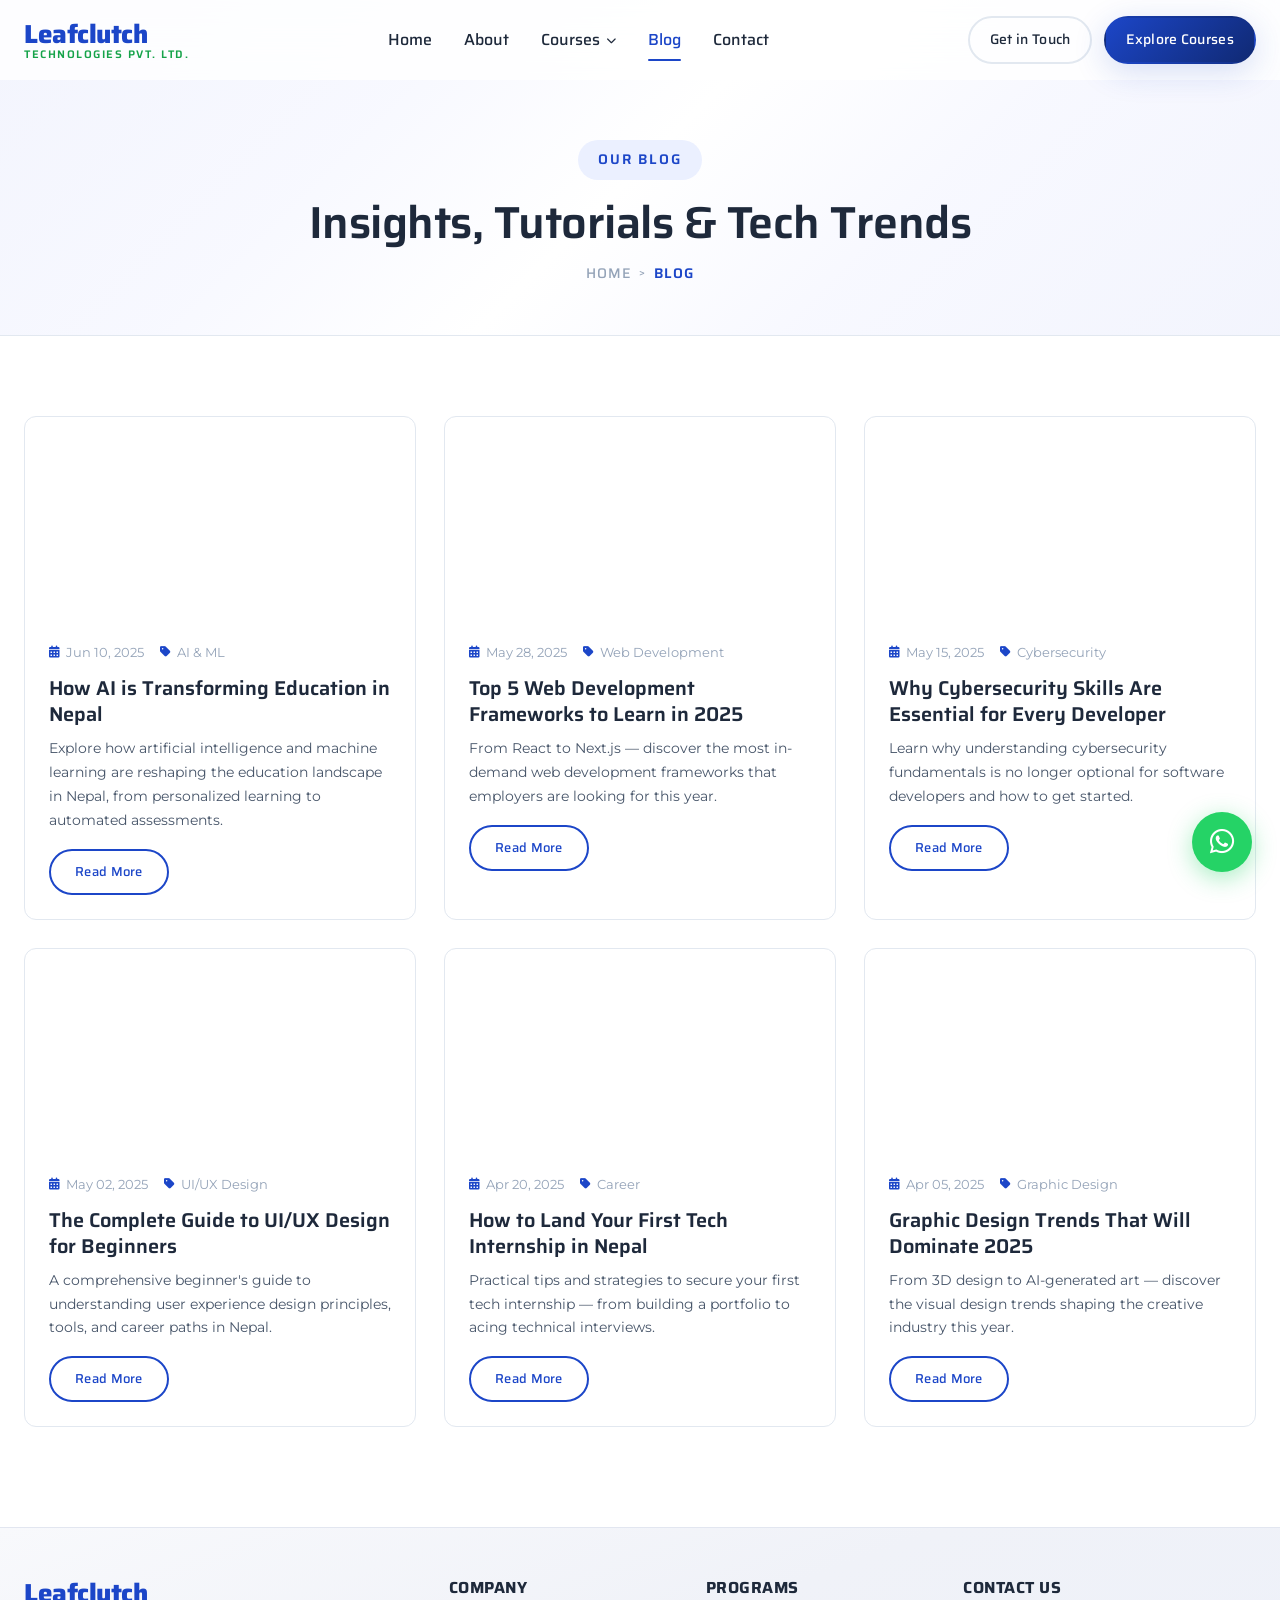
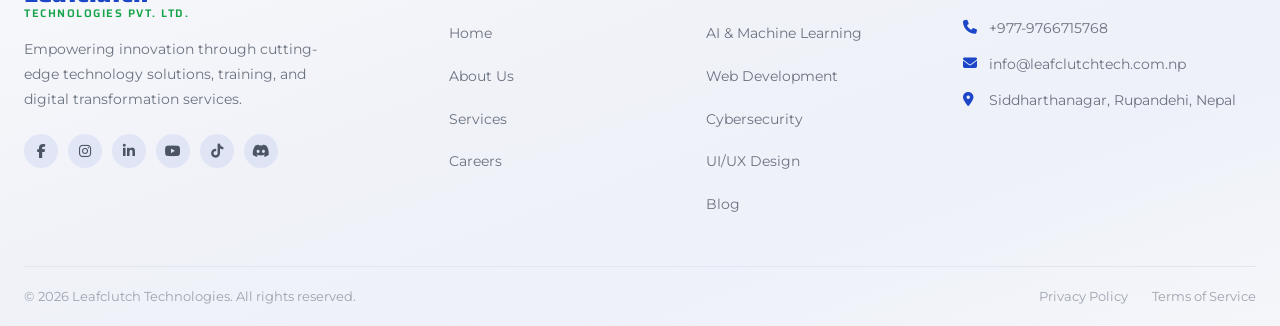
<file: blog.html>
<!DOCTYPE html>
<html lang="en">
<head>
  <meta charset="UTF-8">
  <meta name="viewport" content="width=device-width, initial-scale=1.0">
  <title>Blog | Leafclutch Technologies — Tech Insights, Tutorials &amp; Career Tips</title>
  <meta name="description" content="Read the latest articles from Leafclutch Technologies on AI, Web Development, Cybersecurity, UI/UX Design, career tips, and tech trends in Nepal.">
  <meta name="keywords" content="tech blog Nepal, AI tutorials, web development tips, cybersecurity articles, internship tips Nepal, IT career Nepal, Leafclutch blog, Bhairahawa Butwal tech">
  <meta name="author" content="Leafclutch Technologies Pvt. Ltd.">
  <meta name="robots" content="index, follow">
  <link rel="canonical" href="https://leafclutchtech.com.np/blog">
  <meta property="og:title" content="Blog | Leafclutch Technologies">
  <meta property="og:description" content="Tech insights, tutorials, and career guidance from Nepal's leading IT training company.">
  <meta property="og:type" content="website">
  <meta property="og:url" content="https://leafclutchtech.com.np/blog">
  <meta property="og:site_name" content="Leafclutch Technologies">
  <link rel="stylesheet" href="styles.css">
  <link rel="preconnect" href="https://fonts.googleapis.com">
  <link rel="preconnect" href="https://fonts.gstatic.com" crossorigin>
  <link href="https://fonts.googleapis.com/css2?family=Saira:wght@400;500;600;700;800&family=Montserrat:wght@300;400;500;600;700&display=swap" rel="stylesheet">
  <link rel="stylesheet" href="https://cdnjs.cloudflare.com/ajax/libs/font-awesome/6.5.1/css/all.min.css">
</head>
<body>

  <!-- ========== HEADER ========== -->
  <header class="header" id="header">
    <div class="container header-inner">
      <a href="index.html" class="logo">
        <span class="logo-text"><span class="logo-line1">Leafclutch</span><span class="logo-line2">Technologies Pvt. Ltd.</span></span>
      </a>
      <nav class="nav" id="nav">
        <ul class="nav-menu">
          <li><a href="index.html" class="nav-link">Home</a></li>
          <li><a href="about.html" class="nav-link">About</a></li>
          <li class="has-dropdown">
            <a href="index.html#courses" class="nav-link">Courses <i class="fas fa-chevron-down nav-arrow"></i></a>
            <ul class="dropdown">
              <li><a href="course-ai-ml.html">AI &amp; Machine Learning</a></li>
              <li><a href="course-web-dev.html">Web Development</a></li>
              <li><a href="course-cybersecurity.html">Cybersecurity</a></li>
              <li><a href="course-ui-ux.html">UI/UX Design</a></li>
              <li><a href="course-graphic-design.html">Graphic Designing</a></li>
              <li><a href="course-data-science.html">Data Science</a></li>
            </ul>
          </li>
          <li><a href="blog.html" class="nav-link active">Blog</a></li>
          <li><a href="contact.html" class="nav-link">Contact</a></li>
        </ul>
      </nav>
      <div class="header-actions">
        <a href="contact.html" class="btn btn-login">Get in Touch</a>
        <a href="courses.html" class="btn btn-signup">Explore Courses</a>
      </div>
      <button class="hamburger" id="hamburger" aria-label="Toggle menu">
        <span></span><span></span><span></span>
      </button>
    </div>
  </header>

  <!-- ========== PAGE HERO ========== -->
  <section class="page-hero">
    <div class="container">
      <span class="section-badge">OUR BLOG</span>
      <h1 class="section-title">Insights, Tutorials &amp; Tech Trends</h1>
      <nav class="breadcrumb" aria-label="Breadcrumb">
        <a href="index.html">HOME</a>
        <span class="breadcrumb-separator">&gt;</span>
        <span class="breadcrumb-current">BLOG</span>
      </nav>
      <p class="section-desc">Stay up-to-date with the latest in technology, career advice, and industry insights from our team of experts.</p>
    </div>
  </section>

  <!-- ========== BLOG GRID ========== -->
  <section class="blog-section">
    <div class="container">
      <div class="blog-grid">

        <!-- Blog Card 1 -->
        <article class="blog-card reveal">
          <div class="blog-card-image" style="background-image: url('https://images.unsplash.com/photo-1677442135136-760c813028c4?w=500&h=300&fit=crop')"></div>
          <div class="blog-card-body">
            <div class="blog-card-meta">
              <span><i class="fas fa-calendar-alt"></i> Jun 10, 2025</span>
              <span><i class="fas fa-tag"></i> AI &amp; ML</span>
            </div>
            <h3><a href="#">How AI is Transforming Education in Nepal</a></h3>
            <p>Explore how artificial intelligence and machine learning are reshaping the education landscape in Nepal, from personalized learning to automated assessments.</p>
            <a href="#" class="btn btn-outline-primary">Read More</a>
          </div>
        </article>

        <!-- Blog Card 2 -->
        <article class="blog-card reveal">
          <div class="blog-card-image" style="background-image: url('https://images.unsplash.com/photo-1498050108023-c5249f4df085?w=500&h=300&fit=crop')"></div>
          <div class="blog-card-body">
            <div class="blog-card-meta">
              <span><i class="fas fa-calendar-alt"></i> May 28, 2025</span>
              <span><i class="fas fa-tag"></i> Web Development</span>
            </div>
            <h3><a href="#">Top 5 Web Development Frameworks to Learn in 2025</a></h3>
            <p>From React to Next.js — discover the most in-demand web development frameworks that employers are looking for this year.</p>
            <a href="#" class="btn btn-outline-primary">Read More</a>
          </div>
        </article>

        <!-- Blog Card 3 -->
        <article class="blog-card reveal">
          <div class="blog-card-image" style="background-image: url('https://images.unsplash.com/photo-1550751827-4bd374c3f58b?w=500&h=300&fit=crop')"></div>
          <div class="blog-card-body">
            <div class="blog-card-meta">
              <span><i class="fas fa-calendar-alt"></i> May 15, 2025</span>
              <span><i class="fas fa-tag"></i> Cybersecurity</span>
            </div>
            <h3><a href="#">Why Cybersecurity Skills Are Essential for Every Developer</a></h3>
            <p>Learn why understanding cybersecurity fundamentals is no longer optional for software developers and how to get started.</p>
            <a href="#" class="btn btn-outline-primary">Read More</a>
          </div>
        </article>

        <!-- Blog Card 4 -->
        <article class="blog-card reveal">
          <div class="blog-card-image" style="background-image: url('https://images.unsplash.com/photo-1561070791-2526d30994b5?w=500&h=300&fit=crop')"></div>
          <div class="blog-card-body">
            <div class="blog-card-meta">
              <span><i class="fas fa-calendar-alt"></i> May 02, 2025</span>
              <span><i class="fas fa-tag"></i> UI/UX Design</span>
            </div>
            <h3><a href="#">The Complete Guide to UI/UX Design for Beginners</a></h3>
            <p>A comprehensive beginner's guide to understanding user experience design principles, tools, and career paths in Nepal.</p>
            <a href="#" class="btn btn-outline-primary">Read More</a>
          </div>
        </article>

        <!-- Blog Card 5 -->
        <article class="blog-card reveal">
          <div class="blog-card-image" style="background-image: url('https://images.unsplash.com/photo-1522071820081-009f0129c71c?w=500&h=300&fit=crop')"></div>
          <div class="blog-card-body">
            <div class="blog-card-meta">
              <span><i class="fas fa-calendar-alt"></i> Apr 20, 2025</span>
              <span><i class="fas fa-tag"></i> Career</span>
            </div>
            <h3><a href="#">How to Land Your First Tech Internship in Nepal</a></h3>
            <p>Practical tips and strategies to secure your first tech internship — from building a portfolio to acing technical interviews.</p>
            <a href="#" class="btn btn-outline-primary">Read More</a>
          </div>
        </article>

        <!-- Blog Card 6 -->
        <article class="blog-card reveal">
          <div class="blog-card-image" style="background-image: url('https://images.unsplash.com/photo-1626785774573-4b799315345d?w=500&h=300&fit=crop')"></div>
          <div class="blog-card-body">
            <div class="blog-card-meta">
              <span><i class="fas fa-calendar-alt"></i> Apr 05, 2025</span>
              <span><i class="fas fa-tag"></i> Graphic Design</span>
            </div>
            <h3><a href="#">Graphic Design Trends That Will Dominate 2025</a></h3>
            <p>From 3D design to AI-generated art — discover the visual design trends shaping the creative industry this year.</p>
            <a href="#" class="btn btn-outline-primary">Read More</a>
          </div>
        </article>

      </div>
    </div>
  </section>

  <!-- ========== FOOTER ========== -->
  <footer class="footer" id="footer">
    <div class="container">
      <div class="footer-grid">
        <div class="footer-brand">
          <a href="index.html" class="logo">
            <span class="logo-text"><span class="logo-line1">Leafclutch</span><span class="logo-line2">Technologies Pvt. Ltd.</span></span>
          </a>
          <p>Empowering innovation through cutting-edge technology solutions, training, and digital transformation services.</p>
          <div class="footer-socials">
            <a href="https://www.facebook.com/profile.php?id=61584902195796" target="_blank" rel="noopener noreferrer" aria-label="Facebook"><i class="fab fa-facebook-f"></i></a>
            <a href="https://www.instagram.com/leafclutch.technologies/" target="_blank" rel="noopener noreferrer" aria-label="Instagram"><i class="fab fa-instagram"></i></a>
            <a href="https://www.linkedin.com/company/leafclutch-technologies/" target="_blank" rel="noopener noreferrer" aria-label="LinkedIn"><i class="fab fa-linkedin-in"></i></a>
            <a href="https://www.youtube.com/@LeafclutchTechnologies" target="_blank" rel="noopener noreferrer" aria-label="YouTube"><i class="fab fa-youtube"></i></a>
            <a href="https://www.tiktok.com/@leafclutchtechnologies1" target="_blank" rel="noopener noreferrer" aria-label="TikTok"><i class="fab fa-tiktok"></i></a>
            <a href="https://discord.gg/4aDwcMZBPq" target="_blank" rel="noopener noreferrer" aria-label="Discord"><i class="fab fa-discord"></i></a>
          </div>
        </div>
        <div class="footer-col">
          <h4>Company</h4>
          <ul>
            <li><a href="index.html">Home</a></li>
            <li><a href="about.html">About Us</a></li>
            <li><a href="https://leafclutchtech.com.np/services/all-services" target="_blank" rel="noopener noreferrer">Services</a></li>
            <li><a href="https://leafclutchtech.com.np/careers/jobs" target="_blank" rel="noopener noreferrer">Careers</a></li>
          </ul>
        </div>
        <div class="footer-col">
          <h4>Programs</h4>
          <ul>
            <li><a href="course-ai-ml.html">AI &amp; Machine Learning</a></li>
            <li><a href="course-web-dev.html">Web Development</a></li>
            <li><a href="course-cybersecurity.html">Cybersecurity</a></li>
            <li><a href="course-ui-ux.html">UI/UX Design</a></li>
            <li><a href="blog.html">Blog</a></li>
          </ul>
        </div>
        <div class="footer-col">
          <h4>Contact Us</h4>
          <ul class="footer-contact-list">
            <li><i class="fas fa-phone"></i> <a href="tel:+9779766715768">+977-9766715768</a></li>
            <li><i class="fas fa-envelope"></i> <a href="mailto:info@leafclutchtech.com.np">info@leafclutchtech.com.np</a></li>
            <li><i class="fas fa-map-marker-alt"></i> Siddharthanagar, Rupandehi, Nepal</li>
          </ul>
        </div>
      </div>
      <div class="footer-bottom">
        <p>&copy; 2026 Leafclutch Technologies. All rights reserved.</p>
        <div class="footer-bottom-links">
          <a href="https://leafclutchtech.com.np/privacy" target="_blank" rel="noopener noreferrer">Privacy Policy</a>
          <a href="https://leafclutchtech.com.np/terms" target="_blank" rel="noopener noreferrer">Terms of Service</a>
        </div>
      </div>
    </div>
  </footer>

  <!-- ========== WHATSAPP FLOATING BUTTON ========== -->
  <a href="https://api.whatsapp.com/send/?phone=9779766715768&text=Hi%21+I%27m+interested+in+your+services.&type=phone_number&app_absent=0" class="whatsapp-float" target="_blank" rel="noopener noreferrer" aria-label="Chat on WhatsApp">
    <i class="fab fa-whatsapp"></i>
  </a>

  <script src="script.js"></script>
</body>
</html>
</file>
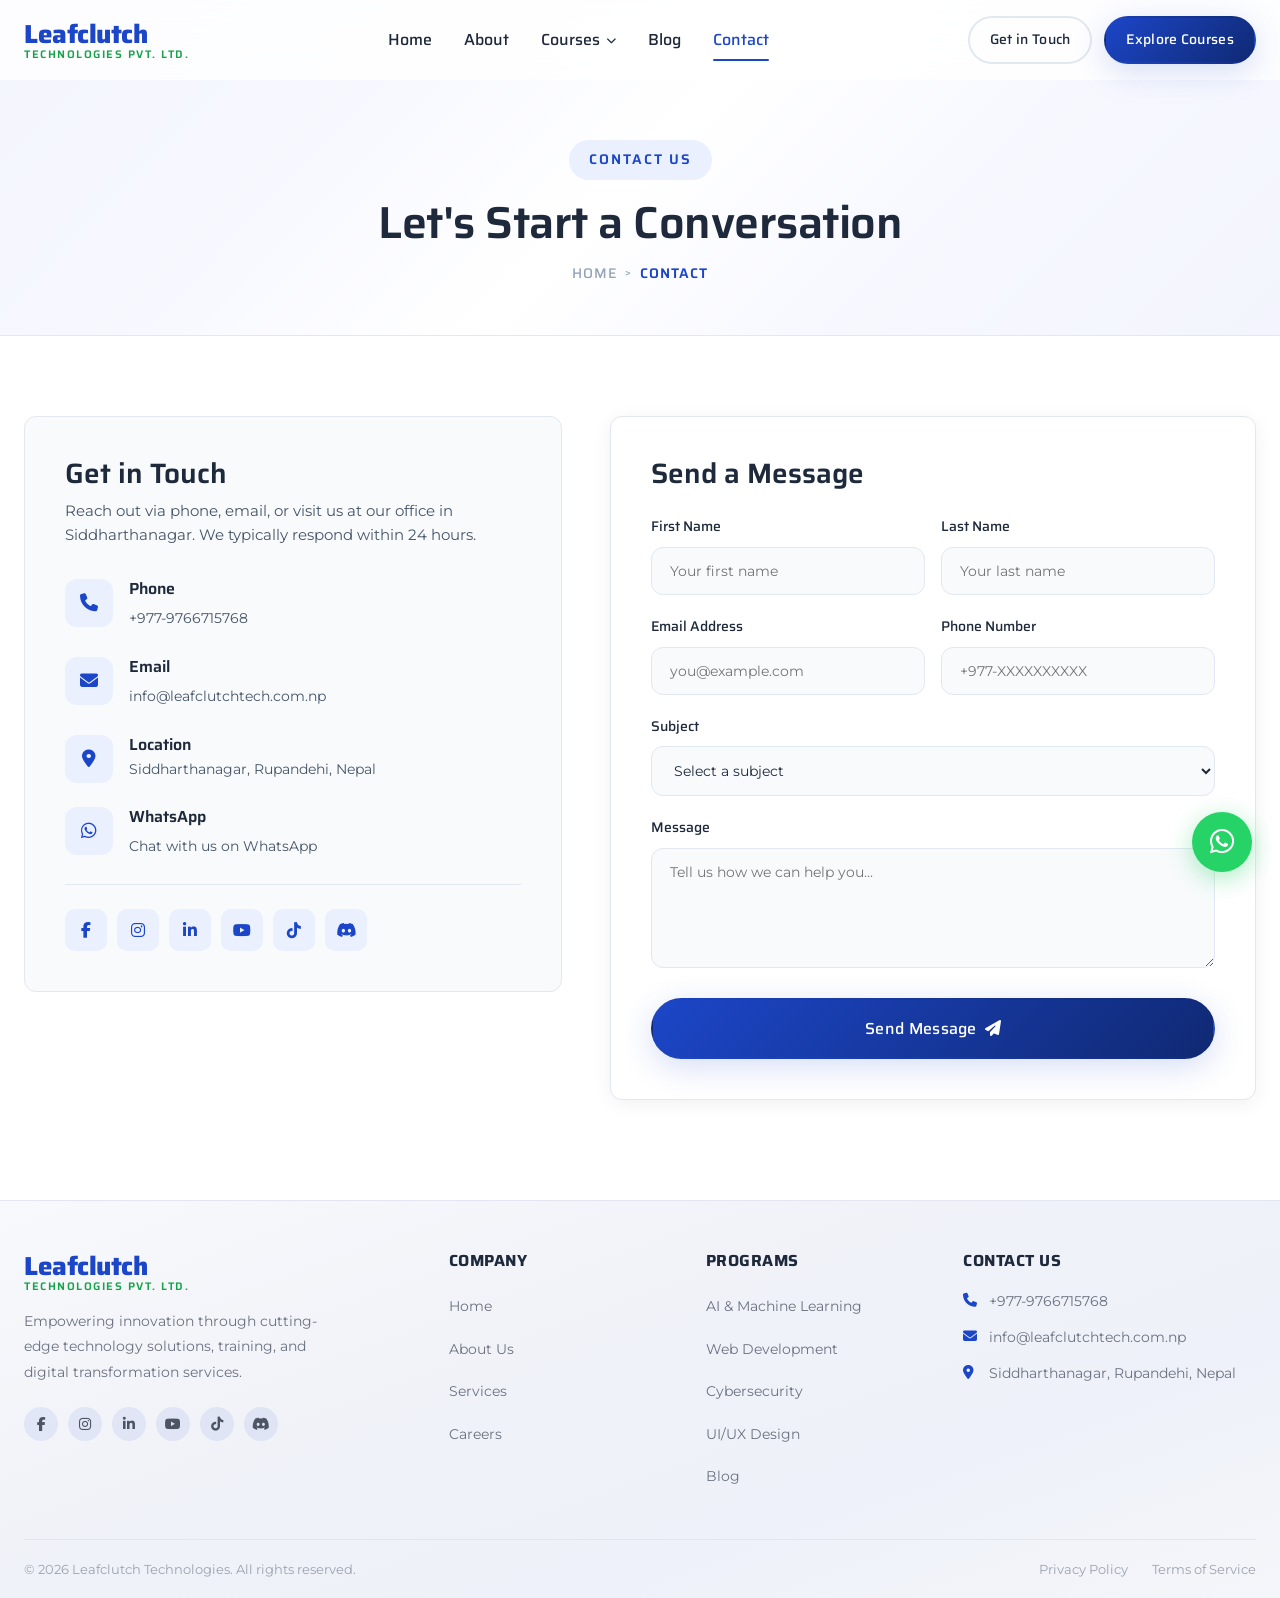
<file: contact.html>
<!DOCTYPE html>
<html lang="en">
<head>
  <meta charset="UTF-8">
  <meta name="viewport" content="width=device-width, initial-scale=1.0">
  <title>Contact Us | Leafclutch Technologies — Get in Touch</title>
  <meta name="description" content="Contact Leafclutch Technologies Pvt. Ltd. for IT training, internships, and technology solutions. Based in Siddharthanagar, Rupandehi, Nepal. Call +977-9766715768.">
  <meta name="keywords" content="contact Leafclutch Technologies, IT company Bhairahawa, tech training Nepal, internship Nepal contact, Butwal IT company, Siddharthanagar tech">
  <meta name="author" content="Leafclutch Technologies Pvt. Ltd.">
  <meta name="robots" content="index, follow">
  <link rel="canonical" href="https://leafclutchtech.com.np/contact">
  <meta property="og:title" content="Contact Us | Leafclutch Technologies">
  <meta property="og:description" content="Reach out to Leafclutch Technologies for training programs, internships, and IT solutions in Nepal.">
  <meta property="og:type" content="website">
  <meta property="og:url" content="https://leafclutchtech.com.np/contact">
  <meta property="og:site_name" content="Leafclutch Technologies">
  <link rel="stylesheet" href="styles.css">
  <link rel="preconnect" href="https://fonts.googleapis.com">
  <link rel="preconnect" href="https://fonts.gstatic.com" crossorigin>
  <link href="https://fonts.googleapis.com/css2?family=Saira:wght@400;500;600;700;800&family=Montserrat:wght@300;400;500;600;700&display=swap" rel="stylesheet">
  <link rel="stylesheet" href="https://cdnjs.cloudflare.com/ajax/libs/font-awesome/6.5.1/css/all.min.css">
</head>
<body>

  <!-- ========== HEADER ========== -->
  <header class="header" id="header">
    <div class="container header-inner">
      <a href="index.html" class="logo">
        <span class="logo-text"><span class="logo-line1">Leafclutch</span><span class="logo-line2">Technologies Pvt. Ltd.</span></span>
      </a>
      <nav class="nav" id="nav">
        <ul class="nav-menu">
          <li><a href="index.html" class="nav-link">Home</a></li>
          <li><a href="about.html" class="nav-link">About</a></li>
          <li class="has-dropdown">
            <a href="index.html#courses" class="nav-link">Courses <i class="fas fa-chevron-down nav-arrow"></i></a>
            <ul class="dropdown">
              <li><a href="course-ai-ml.html">AI &amp; Machine Learning</a></li>
              <li><a href="course-web-dev.html">Web Development</a></li>
              <li><a href="course-cybersecurity.html">Cybersecurity</a></li>
              <li><a href="course-ui-ux.html">UI/UX Design</a></li>
              <li><a href="course-graphic-design.html">Graphic Designing</a></li>
              <li><a href="course-data-science.html">Data Science</a></li>
            </ul>
          </li>
          <li><a href="blog.html" class="nav-link">Blog</a></li>
          <li><a href="contact.html" class="nav-link active">Contact</a></li>
        </ul>
      </nav>
      <div class="header-actions">
        <a href="contact.html" class="btn btn-login">Get in Touch</a>
        <a href="courses.html" class="btn btn-signup">Explore Courses</a>
      </div>
      <button class="hamburger" id="hamburger" aria-label="Toggle menu">
        <span></span><span></span><span></span>
      </button>
    </div>
  </header>

  <!-- ========== PAGE HERO ========== -->
  <section class="page-hero">
    <div class="container">
      <span class="section-badge">CONTACT US</span>
      <h1 class="section-title">Let's Start a Conversation</h1>
      <nav class="breadcrumb" aria-label="Breadcrumb">
        <a href="index.html">HOME</a>
        <span class="breadcrumb-separator">&gt;</span>
        <span class="breadcrumb-current">CONTACT</span>
      </nav>
      <p class="section-desc">Have a question about our programs or want to partner with us? We'd love to hear from you.</p>
    </div>
  </section>

  <!-- ========== CONTACT SECTION ========== -->
  <section class="contact-section">
    <div class="container">
      <div class="contact-grid">

        <!-- Contact Info -->
        <div class="contact-info-card reveal">
          <h2>Get in Touch</h2>
          <p>Reach out via phone, email, or visit us at our office in Siddharthanagar. We typically respond within 24 hours.</p>

          <div class="contact-info-item">
            <div class="contact-info-icon"><i class="fas fa-phone"></i></div>
            <div>
              <h4>Phone</h4>
              <a href="tel:+9779766715768">+977-9766715768</a>
            </div>
          </div>

          <div class="contact-info-item">
            <div class="contact-info-icon"><i class="fas fa-envelope"></i></div>
            <div>
              <h4>Email</h4>
              <a href="mailto:info@leafclutchtech.com.np">info@leafclutchtech.com.np</a>
            </div>
          </div>

          <div class="contact-info-item">
            <div class="contact-info-icon"><i class="fas fa-map-marker-alt"></i></div>
            <div>
              <h4>Location</h4>
              <p>Siddharthanagar, Rupandehi, Nepal</p>
            </div>
          </div>

          <div class="contact-info-item">
            <div class="contact-info-icon"><i class="fab fa-whatsapp"></i></div>
            <div>
              <h4>WhatsApp</h4>
              <a href="https://api.whatsapp.com/send/?phone=9779766715768&text=Hi%21+I%27m+interested+in+your+services.&type=phone_number&app_absent=0" target="_blank" rel="noopener noreferrer">Chat with us on WhatsApp</a>
            </div>
          </div>

          <div class="contact-socials">
            <a href="https://www.facebook.com/profile.php?id=61584902195796" target="_blank" rel="noopener noreferrer" aria-label="Facebook"><i class="fab fa-facebook-f"></i></a>
            <a href="https://www.instagram.com/leafclutch.technologies/" target="_blank" rel="noopener noreferrer" aria-label="Instagram"><i class="fab fa-instagram"></i></a>
            <a href="https://www.linkedin.com/company/leafclutch-technologies/" target="_blank" rel="noopener noreferrer" aria-label="LinkedIn"><i class="fab fa-linkedin-in"></i></a>
            <a href="https://www.youtube.com/@LeafclutchTechnologies" target="_blank" rel="noopener noreferrer" aria-label="YouTube"><i class="fab fa-youtube"></i></a>
            <a href="https://www.tiktok.com/@leafclutchtechnologies1" target="_blank" rel="noopener noreferrer" aria-label="TikTok"><i class="fab fa-tiktok"></i></a>
            <a href="https://discord.gg/4aDwcMZBPq" target="_blank" rel="noopener noreferrer" aria-label="Discord"><i class="fab fa-discord"></i></a>
          </div>
        </div>

        <!-- Contact Form -->
        <div class="contact-form reveal">
          <h2>Send a Message</h2>
          <form id="contactForm" action="#" method="POST">
            <div class="form-row">
              <div class="form-group">
                <label for="firstName">First Name</label>
                <input type="text" id="firstName" name="firstName" placeholder="Your first name" required>
              </div>
              <div class="form-group">
                <label for="lastName">Last Name</label>
                <input type="text" id="lastName" name="lastName" placeholder="Your last name" required>
              </div>
            </div>
            <div class="form-row">
              <div class="form-group">
                <label for="email">Email Address</label>
                <input type="email" id="email" name="email" placeholder="you@example.com" required>
              </div>
              <div class="form-group">
                <label for="phone">Phone Number</label>
                <input type="tel" id="phone" name="phone" placeholder="+977-XXXXXXXXXX">
              </div>
            </div>
            <div class="form-group">
              <label for="subject">Subject</label>
              <select id="subject" name="subject" required>
                <option value="" disabled selected>Select a subject</option>
                <option value="course-inquiry">Course Inquiry</option>
                <option value="internship">Internship Program</option>
                <option value="partnership">Business Partnership</option>
                <option value="support">Technical Support</option>
                <option value="other">Other</option>
              </select>
            </div>
            <div class="form-group">
              <label for="message">Message</label>
              <textarea id="message" name="message" placeholder="Tell us how we can help you..." rows="5" required></textarea>
            </div>
            <button type="submit" class="btn btn-primary btn-block">Send Message <i class="fas fa-paper-plane"></i></button>
          </form>
        </div>

      </div>
    </div>
  </section>

  <!-- ========== FOOTER ========== -->
  <footer class="footer" id="footer">
    <div class="container">
      <div class="footer-grid">
        <div class="footer-brand">
          <a href="index.html" class="logo">
            <span class="logo-text"><span class="logo-line1">Leafclutch</span><span class="logo-line2">Technologies Pvt. Ltd.</span></span>
          </a>
          <p>Empowering innovation through cutting-edge technology solutions, training, and digital transformation services.</p>
          <div class="footer-socials">
            <a href="https://www.facebook.com/profile.php?id=61584902195796" target="_blank" rel="noopener noreferrer" aria-label="Facebook"><i class="fab fa-facebook-f"></i></a>
            <a href="https://www.instagram.com/leafclutch.technologies/" target="_blank" rel="noopener noreferrer" aria-label="Instagram"><i class="fab fa-instagram"></i></a>
            <a href="https://www.linkedin.com/company/leafclutch-technologies/" target="_blank" rel="noopener noreferrer" aria-label="LinkedIn"><i class="fab fa-linkedin-in"></i></a>
            <a href="https://www.youtube.com/@LeafclutchTechnologies" target="_blank" rel="noopener noreferrer" aria-label="YouTube"><i class="fab fa-youtube"></i></a>
            <a href="https://www.tiktok.com/@leafclutchtechnologies1" target="_blank" rel="noopener noreferrer" aria-label="TikTok"><i class="fab fa-tiktok"></i></a>
            <a href="https://discord.gg/4aDwcMZBPq" target="_blank" rel="noopener noreferrer" aria-label="Discord"><i class="fab fa-discord"></i></a>
          </div>
        </div>
        <div class="footer-col">
          <h4>Company</h4>
          <ul>
            <li><a href="index.html">Home</a></li>
            <li><a href="about.html">About Us</a></li>
            <li><a href="https://leafclutchtech.com.np/services/all-services" target="_blank" rel="noopener noreferrer">Services</a></li>
            <li><a href="https://leafclutchtech.com.np/careers/jobs" target="_blank" rel="noopener noreferrer">Careers</a></li>
          </ul>
        </div>
        <div class="footer-col">
          <h4>Programs</h4>
          <ul>
            <li><a href="course-ai-ml.html">AI &amp; Machine Learning</a></li>
            <li><a href="course-web-dev.html">Web Development</a></li>
            <li><a href="course-cybersecurity.html">Cybersecurity</a></li>
            <li><a href="course-ui-ux.html">UI/UX Design</a></li>
            <li><a href="blog.html">Blog</a></li>
          </ul>
        </div>
        <div class="footer-col">
          <h4>Contact Us</h4>
          <ul class="footer-contact-list">
            <li><i class="fas fa-phone"></i> <a href="tel:+9779766715768">+977-9766715768</a></li>
            <li><i class="fas fa-envelope"></i> <a href="mailto:info@leafclutchtech.com.np">info@leafclutchtech.com.np</a></li>
            <li><i class="fas fa-map-marker-alt"></i> Siddharthanagar, Rupandehi, Nepal</li>
          </ul>
        </div>
      </div>
      <div class="footer-bottom">
        <p>&copy; 2026 Leafclutch Technologies. All rights reserved.</p>
        <div class="footer-bottom-links">
          <a href="https://leafclutchtech.com.np/privacy" target="_blank" rel="noopener noreferrer">Privacy Policy</a>
          <a href="https://leafclutchtech.com.np/terms" target="_blank" rel="noopener noreferrer">Terms of Service</a>
        </div>
      </div>
    </div>
  </footer>

  <!-- ========== WHATSAPP FLOATING BUTTON ========== -->
  <a href="https://api.whatsapp.com/send/?phone=9779766715768&text=Hi%21+I%27m+interested+in+your+services.&type=phone_number&app_absent=0" class="whatsapp-float" target="_blank" rel="noopener noreferrer" aria-label="Chat on WhatsApp">
    <i class="fab fa-whatsapp"></i>
  </a>

  <script src="script.js"></script>
</body>
</html>
</file>
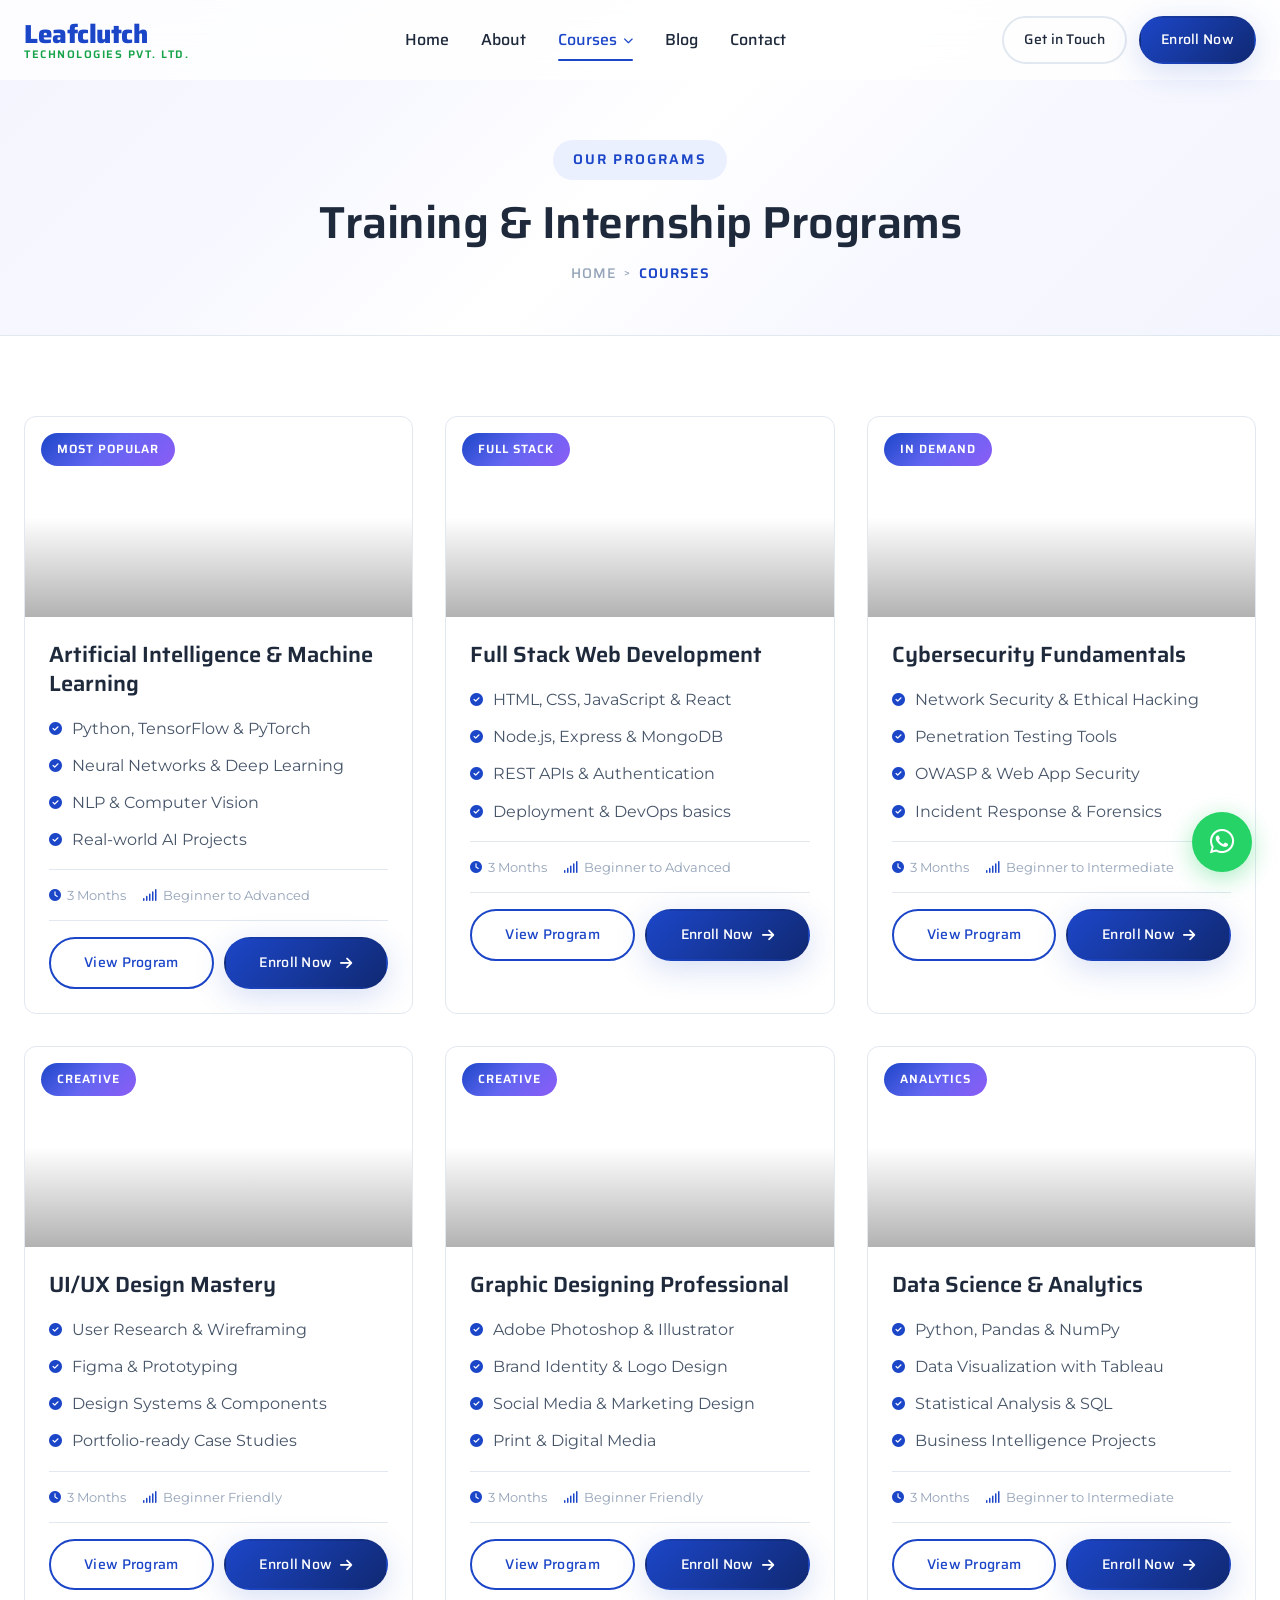
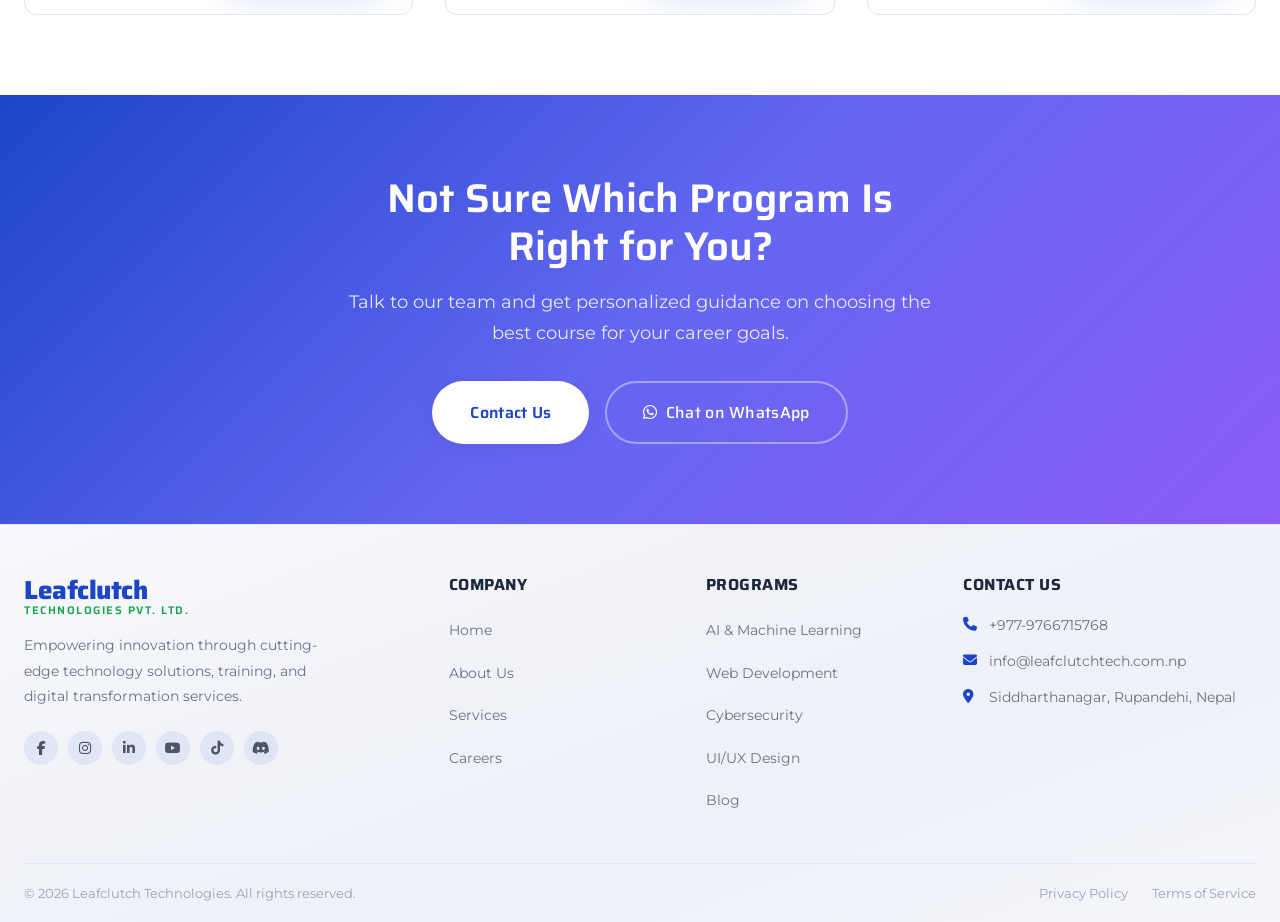
<file: courses.html>
<!DOCTYPE html>
<html lang="en">
<head>
  <meta charset="UTF-8">
  <meta name="viewport" content="width=device-width, initial-scale=1.0">
  <title>All Courses | Leafclutch Technologies — Training &amp; Internship Programs in Nepal</title>
  <meta name="description" content="Explore all training and internship programs at Leafclutch Technologies. AI &amp; ML, Web Development, Cybersecurity, UI/UX Design, Graphic Design, and Data Science courses in Nepal.">
  <meta name="keywords" content="IT courses Nepal, AI ML course, Web Development training, Cybersecurity course, UI UX Design, Graphic Design, Data Science, Leafclutch Technologies, Bhairahawa Butwal">
  <meta name="author" content="Leafclutch Technologies Pvt. Ltd.">
  <meta name="robots" content="index, follow">
  <link rel="canonical" href="https://leafclutchtech.com.np/courses">
  <link rel="stylesheet" href="styles.css">
  <link rel="preconnect" href="https://fonts.googleapis.com">
  <link rel="preconnect" href="https://fonts.gstatic.com" crossorigin>
  <link href="https://fonts.googleapis.com/css2?family=Saira:wght@400;500;600;700;800&family=Montserrat:wght@300;400;500;600;700&display=swap" rel="stylesheet">
  <link rel="stylesheet" href="https://cdnjs.cloudflare.com/ajax/libs/font-awesome/6.5.1/css/all.min.css">
</head>
<body>

  <!-- ========== HEADER ========== -->
  <header class="header" id="header">
    <div class="container header-inner">
      <a href="index.html" class="logo">
        <span class="logo-text"><span class="logo-line1">Leafclutch</span><span class="logo-line2">Technologies Pvt. Ltd.</span></span>
      </a>
      <nav class="nav" id="nav">
        <ul class="nav-menu">
          <li><a href="index.html" class="nav-link">Home</a></li>
          <li><a href="about.html" class="nav-link">About</a></li>
          <li class="has-dropdown">
            <a href="courses.html" class="nav-link active">Courses <i class="fas fa-chevron-down nav-arrow"></i></a>
            <ul class="dropdown">
              <li><a href="course-ai-ml.html">AI &amp; Machine Learning</a></li>
              <li><a href="course-web-dev.html">Web Development</a></li>
              <li><a href="course-cybersecurity.html">Cybersecurity</a></li>
              <li><a href="course-ui-ux.html">UI/UX Design</a></li>
              <li><a href="course-graphic-design.html">Graphic Designing</a></li>
              <li><a href="course-data-science.html">Data Science</a></li>
            </ul>
          </li>
          <li><a href="blog.html" class="nav-link">Blog</a></li>
          <li><a href="contact.html" class="nav-link">Contact</a></li>
        </ul>
      </nav>
      <div class="header-actions">
        <a href="contact.html" class="btn btn-login">Get in Touch</a>
        <a href="enroll.html" class="btn btn-signup">Enroll Now</a>
      </div>
      <button class="hamburger" id="hamburger" aria-label="Toggle menu">
        <span></span><span></span><span></span>
      </button>
    </div>
  </header>

  <!-- ========== PAGE HERO ========== -->
  <section class="page-hero">
    <div class="container">
      <span class="section-badge">OUR PROGRAMS</span>
      <h1 class="section-title">Training &amp; Internship Programs</h1>
      <nav class="breadcrumb" aria-label="Breadcrumb">
        <a href="index.html">HOME</a>
        <span class="breadcrumb-separator">&gt;</span>
        <span class="breadcrumb-current">COURSES</span>
      </nav>
      <p class="section-desc">Industry-focused courses designed to build real-world skills. Choose your path and start your tech career with Leafclutch Technologies.</p>
    </div>
  </section>

  <!-- ========== ALL COURSES GRID ========== -->
  <section class="courses-page-section">
    <div class="container">
      <div class="courses-grid">

        <!-- Course 1: AI & ML -->
        <div class="course-card reveal">
          <div class="course-image" style="background-image: url('https://images.unsplash.com/photo-1677442136019-21780ecad995?w=500&h=300&fit=crop');">
            <div class="course-overlay">
              <div class="course-category-badge">Most Popular</div>
            </div>
          </div>
          <div class="course-body">
            <h3 class="course-title">Artificial Intelligence &amp; Machine Learning</h3>
            <ul class="course-features">
              <li><i class="fas fa-check-circle"></i> Python, TensorFlow &amp; PyTorch</li>
              <li><i class="fas fa-check-circle"></i> Neural Networks &amp; Deep Learning</li>
              <li><i class="fas fa-check-circle"></i> NLP &amp; Computer Vision</li>
              <li><i class="fas fa-check-circle"></i> Real-world AI Projects</li>
            </ul>
            <div class="course-meta">
              <span><i class="fas fa-clock"></i> 3 Months</span>
              <span><i class="fas fa-signal"></i> Beginner to Advanced</span>
            </div>
            <div class="course-card-actions">
              <a href="course-ai-ml.html" class="btn btn-outline-primary btn-block">View Program</a>
              <a href="enroll.html?course=AI+%26+Machine+Learning" class="btn btn-primary btn-block">Enroll Now <i class="fas fa-arrow-right"></i></a>
            </div>
          </div>
        </div>

        <!-- Course 2: Web Development -->
        <div class="course-card reveal">
          <div class="course-image" style="background-image: url('https://images.unsplash.com/photo-1498050108023-c5249f4df085?w=500&h=300&fit=crop');">
            <div class="course-overlay">
              <div class="course-category-badge">Full Stack</div>
            </div>
          </div>
          <div class="course-body">
            <h3 class="course-title">Full Stack Web Development</h3>
            <ul class="course-features">
              <li><i class="fas fa-check-circle"></i> HTML, CSS, JavaScript &amp; React</li>
              <li><i class="fas fa-check-circle"></i> Node.js, Express &amp; MongoDB</li>
              <li><i class="fas fa-check-circle"></i> REST APIs &amp; Authentication</li>
              <li><i class="fas fa-check-circle"></i> Deployment &amp; DevOps basics</li>
            </ul>
            <div class="course-meta">
              <span><i class="fas fa-clock"></i> 3 Months</span>
              <span><i class="fas fa-signal"></i> Beginner to Advanced</span>
            </div>
            <div class="course-card-actions">
              <a href="course-web-dev.html" class="btn btn-outline-primary btn-block">View Program</a>
              <a href="enroll.html?course=Full+Stack+Web+Development" class="btn btn-primary btn-block">Enroll Now <i class="fas fa-arrow-right"></i></a>
            </div>
          </div>
        </div>

        <!-- Course 3: Cybersecurity -->
        <div class="course-card reveal">
          <div class="course-image" style="background-image: url('https://images.unsplash.com/photo-1550751827-4bd374c3f58b?w=500&h=300&fit=crop');">
            <div class="course-overlay">
              <div class="course-category-badge">In Demand</div>
            </div>
          </div>
          <div class="course-body">
            <h3 class="course-title">Cybersecurity Fundamentals</h3>
            <ul class="course-features">
              <li><i class="fas fa-check-circle"></i> Network Security &amp; Ethical Hacking</li>
              <li><i class="fas fa-check-circle"></i> Penetration Testing Tools</li>
              <li><i class="fas fa-check-circle"></i> OWASP &amp; Web App Security</li>
              <li><i class="fas fa-check-circle"></i> Incident Response &amp; Forensics</li>
            </ul>
            <div class="course-meta">
              <span><i class="fas fa-clock"></i> 3 Months</span>
              <span><i class="fas fa-signal"></i> Beginner to Intermediate</span>
            </div>
            <div class="course-card-actions">
              <a href="course-cybersecurity.html" class="btn btn-outline-primary btn-block">View Program</a>
              <a href="enroll.html?course=Cybersecurity+Fundamentals" class="btn btn-primary btn-block">Enroll Now <i class="fas fa-arrow-right"></i></a>
            </div>
          </div>
        </div>

        <!-- Course 4: UI/UX Design -->
        <div class="course-card reveal">
          <div class="course-image" style="background-image: url('https://images.unsplash.com/photo-1586717791821-3f44a563fa4c?w=500&h=300&fit=crop');">
            <div class="course-overlay">
              <div class="course-category-badge">Creative</div>
            </div>
          </div>
          <div class="course-body">
            <h3 class="course-title">UI/UX Design Mastery</h3>
            <ul class="course-features">
              <li><i class="fas fa-check-circle"></i> User Research &amp; Wireframing</li>
              <li><i class="fas fa-check-circle"></i> Figma &amp; Prototyping</li>
              <li><i class="fas fa-check-circle"></i> Design Systems &amp; Components</li>
              <li><i class="fas fa-check-circle"></i> Portfolio-ready Case Studies</li>
            </ul>
            <div class="course-meta">
              <span><i class="fas fa-clock"></i> 3 Months</span>
              <span><i class="fas fa-signal"></i> Beginner Friendly</span>
            </div>
            <div class="course-card-actions">
              <a href="course-ui-ux.html" class="btn btn-outline-primary btn-block">View Program</a>
              <a href="enroll.html?course=UI%2FUX+Design+Mastery" class="btn btn-primary btn-block">Enroll Now <i class="fas fa-arrow-right"></i></a>
            </div>
          </div>
        </div>

        <!-- Course 5: Graphic Designing -->
        <div class="course-card reveal">
          <div class="course-image" style="background-image: url('https://images.unsplash.com/photo-1626785774573-4b799315345d?w=500&h=300&fit=crop');">
            <div class="course-overlay">
              <div class="course-category-badge">Creative</div>
            </div>
          </div>
          <div class="course-body">
            <h3 class="course-title">Graphic Designing Professional</h3>
            <ul class="course-features">
              <li><i class="fas fa-check-circle"></i> Adobe Photoshop &amp; Illustrator</li>
              <li><i class="fas fa-check-circle"></i> Brand Identity &amp; Logo Design</li>
              <li><i class="fas fa-check-circle"></i> Social Media &amp; Marketing Design</li>
              <li><i class="fas fa-check-circle"></i> Print &amp; Digital Media</li>
            </ul>
            <div class="course-meta">
              <span><i class="fas fa-clock"></i> 3 Months</span>
              <span><i class="fas fa-signal"></i> Beginner Friendly</span>
            </div>
            <div class="course-card-actions">
              <a href="course-graphic-design.html" class="btn btn-outline-primary btn-block">View Program</a>
              <a href="enroll.html?course=Graphic+Designing+Professional" class="btn btn-primary btn-block">Enroll Now <i class="fas fa-arrow-right"></i></a>
            </div>
          </div>
        </div>

        <!-- Course 6: Data Science -->
        <div class="course-card reveal">
          <div class="course-image" style="background-image: url('https://images.unsplash.com/photo-1551288049-bebda4e38f71?w=500&h=300&fit=crop');">
            <div class="course-overlay">
              <div class="course-category-badge">Analytics</div>
            </div>
          </div>
          <div class="course-body">
            <h3 class="course-title">Data Science &amp; Analytics</h3>
            <ul class="course-features">
              <li><i class="fas fa-check-circle"></i> Python, Pandas &amp; NumPy</li>
              <li><i class="fas fa-check-circle"></i> Data Visualization with Tableau</li>
              <li><i class="fas fa-check-circle"></i> Statistical Analysis &amp; SQL</li>
              <li><i class="fas fa-check-circle"></i> Business Intelligence Projects</li>
            </ul>
            <div class="course-meta">
              <span><i class="fas fa-clock"></i> 3 Months</span>
              <span><i class="fas fa-signal"></i> Beginner to Intermediate</span>
            </div>
            <div class="course-card-actions">
              <a href="course-data-science.html" class="btn btn-outline-primary btn-block">View Program</a>
              <a href="enroll.html?course=Data+Science+%26+Analytics" class="btn btn-primary btn-block">Enroll Now <i class="fas fa-arrow-right"></i></a>
            </div>
          </div>
        </div>

      </div>
    </div>
  </section>

  <!-- ========== CTA ========== -->
  <section class="course-cta">
    <div class="course-cta-content">
      <h2>Not Sure Which Program Is Right for You?</h2>
      <p>Talk to our team and get personalized guidance on choosing the best course for your career goals.</p>
      <div class="cta-buttons">
        <a href="contact.html" class="btn btn-white">Contact Us</a>
        <a href="https://api.whatsapp.com/send/?phone=9779766715768&text=Hi%21+I+need+help+choosing+a+course.&type=phone_number&app_absent=0" class="btn btn-outline-light" target="_blank" rel="noopener noreferrer"><i class="fab fa-whatsapp"></i> Chat on WhatsApp</a>
      </div>
    </div>
  </section>

  <!-- ========== FOOTER ========== -->
  <footer class="footer" id="footer">
    <div class="container">
      <div class="footer-grid">
        <div class="footer-brand">
          <a href="index.html" class="logo">
            <span class="logo-text"><span class="logo-line1">Leafclutch</span><span class="logo-line2">Technologies Pvt. Ltd.</span></span>
          </a>
          <p>Empowering innovation through cutting-edge technology solutions, training, and digital transformation services.</p>
          <div class="footer-socials">
            <a href="https://www.facebook.com/profile.php?id=61584902195796" target="_blank" rel="noopener noreferrer" aria-label="Facebook"><i class="fab fa-facebook-f"></i></a>
            <a href="https://www.instagram.com/leafclutch.technologies/" target="_blank" rel="noopener noreferrer" aria-label="Instagram"><i class="fab fa-instagram"></i></a>
            <a href="https://www.linkedin.com/company/leafclutch-technologies/" target="_blank" rel="noopener noreferrer" aria-label="LinkedIn"><i class="fab fa-linkedin-in"></i></a>
            <a href="https://www.youtube.com/@LeafclutchTechnologies" target="_blank" rel="noopener noreferrer" aria-label="YouTube"><i class="fab fa-youtube"></i></a>
            <a href="https://www.tiktok.com/@leafclutchtechnologies1" target="_blank" rel="noopener noreferrer" aria-label="TikTok"><i class="fab fa-tiktok"></i></a>
            <a href="https://discord.gg/4aDwcMZBPq" target="_blank" rel="noopener noreferrer" aria-label="Discord"><i class="fab fa-discord"></i></a>
          </div>
        </div>
        <div class="footer-col">
          <h4>Company</h4>
          <ul>
            <li><a href="index.html">Home</a></li>
            <li><a href="about.html">About Us</a></li>
            <li><a href="https://leafclutchtech.com.np/services/all-services" target="_blank" rel="noopener noreferrer">Services</a></li>
            <li><a href="https://leafclutchtech.com.np/careers/jobs" target="_blank" rel="noopener noreferrer">Careers</a></li>
          </ul>
        </div>
        <div class="footer-col">
          <h4>Programs</h4>
          <ul>
            <li><a href="course-ai-ml.html">AI &amp; Machine Learning</a></li>
            <li><a href="course-web-dev.html">Web Development</a></li>
            <li><a href="course-cybersecurity.html">Cybersecurity</a></li>
            <li><a href="course-ui-ux.html">UI/UX Design</a></li>
            <li><a href="blog.html">Blog</a></li>
          </ul>
        </div>
        <div class="footer-col">
          <h4>Contact Us</h4>
          <ul class="footer-contact-list">
            <li><i class="fas fa-phone"></i> <a href="tel:+9779766715768">+977-9766715768</a></li>
            <li><i class="fas fa-envelope"></i> <a href="mailto:info@leafclutchtech.com.np">info@leafclutchtech.com.np</a></li>
            <li><i class="fas fa-map-marker-alt"></i> Siddharthanagar, Rupandehi, Nepal</li>
          </ul>
        </div>
      </div>
      <div class="footer-bottom">
        <p>&copy; 2026 Leafclutch Technologies. All rights reserved.</p>
        <div class="footer-bottom-links">
          <a href="https://leafclutchtech.com.np/privacy" target="_blank" rel="noopener noreferrer">Privacy Policy</a>
          <a href="https://leafclutchtech.com.np/terms" target="_blank" rel="noopener noreferrer">Terms of Service</a>
        </div>
      </div>
    </div>
  </footer>

  <a href="https://api.whatsapp.com/send/?phone=9779766715768&text=Hi%21+I%27m+interested+in+your+services.&type=phone_number&app_absent=0" class="whatsapp-float" target="_blank" rel="noopener noreferrer" aria-label="Chat on WhatsApp">
    <i class="fab fa-whatsapp"></i>
  </a>

  <script src="script.js"></script>
</body>
</html>
</file>
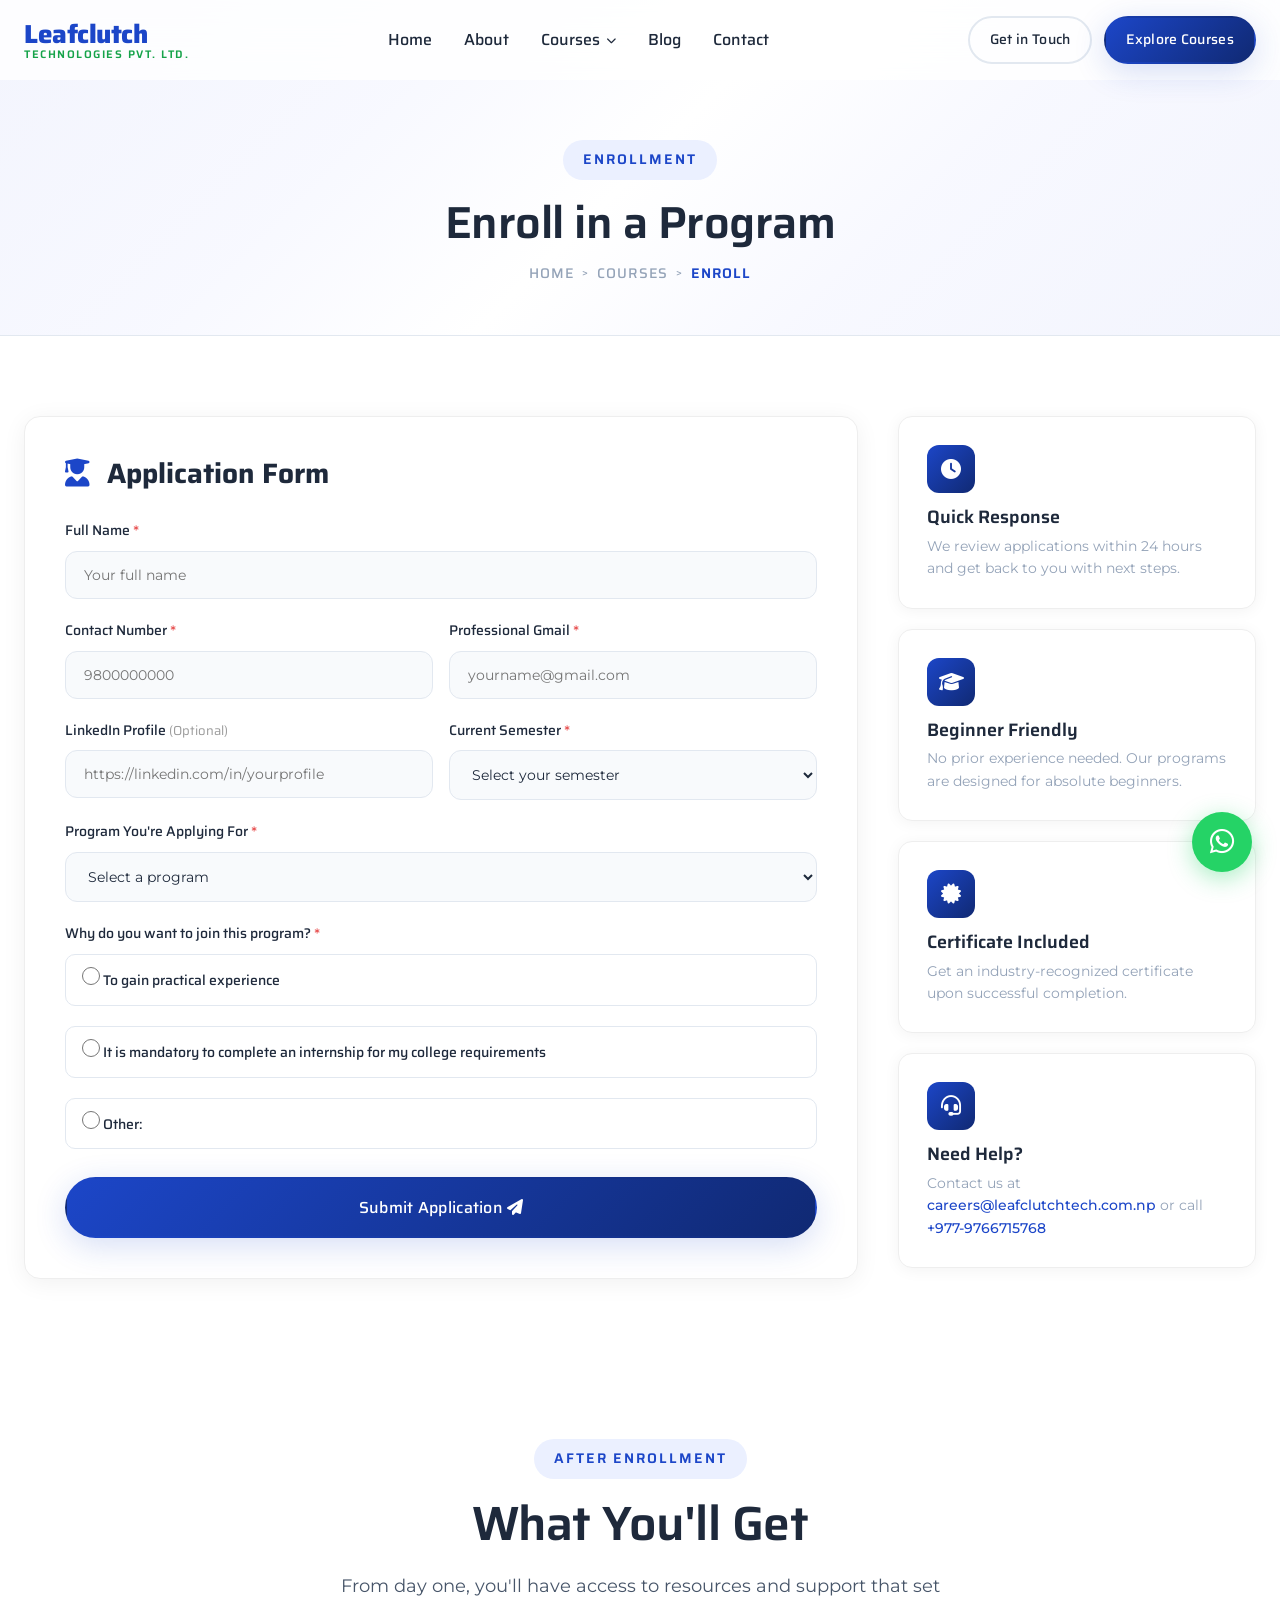
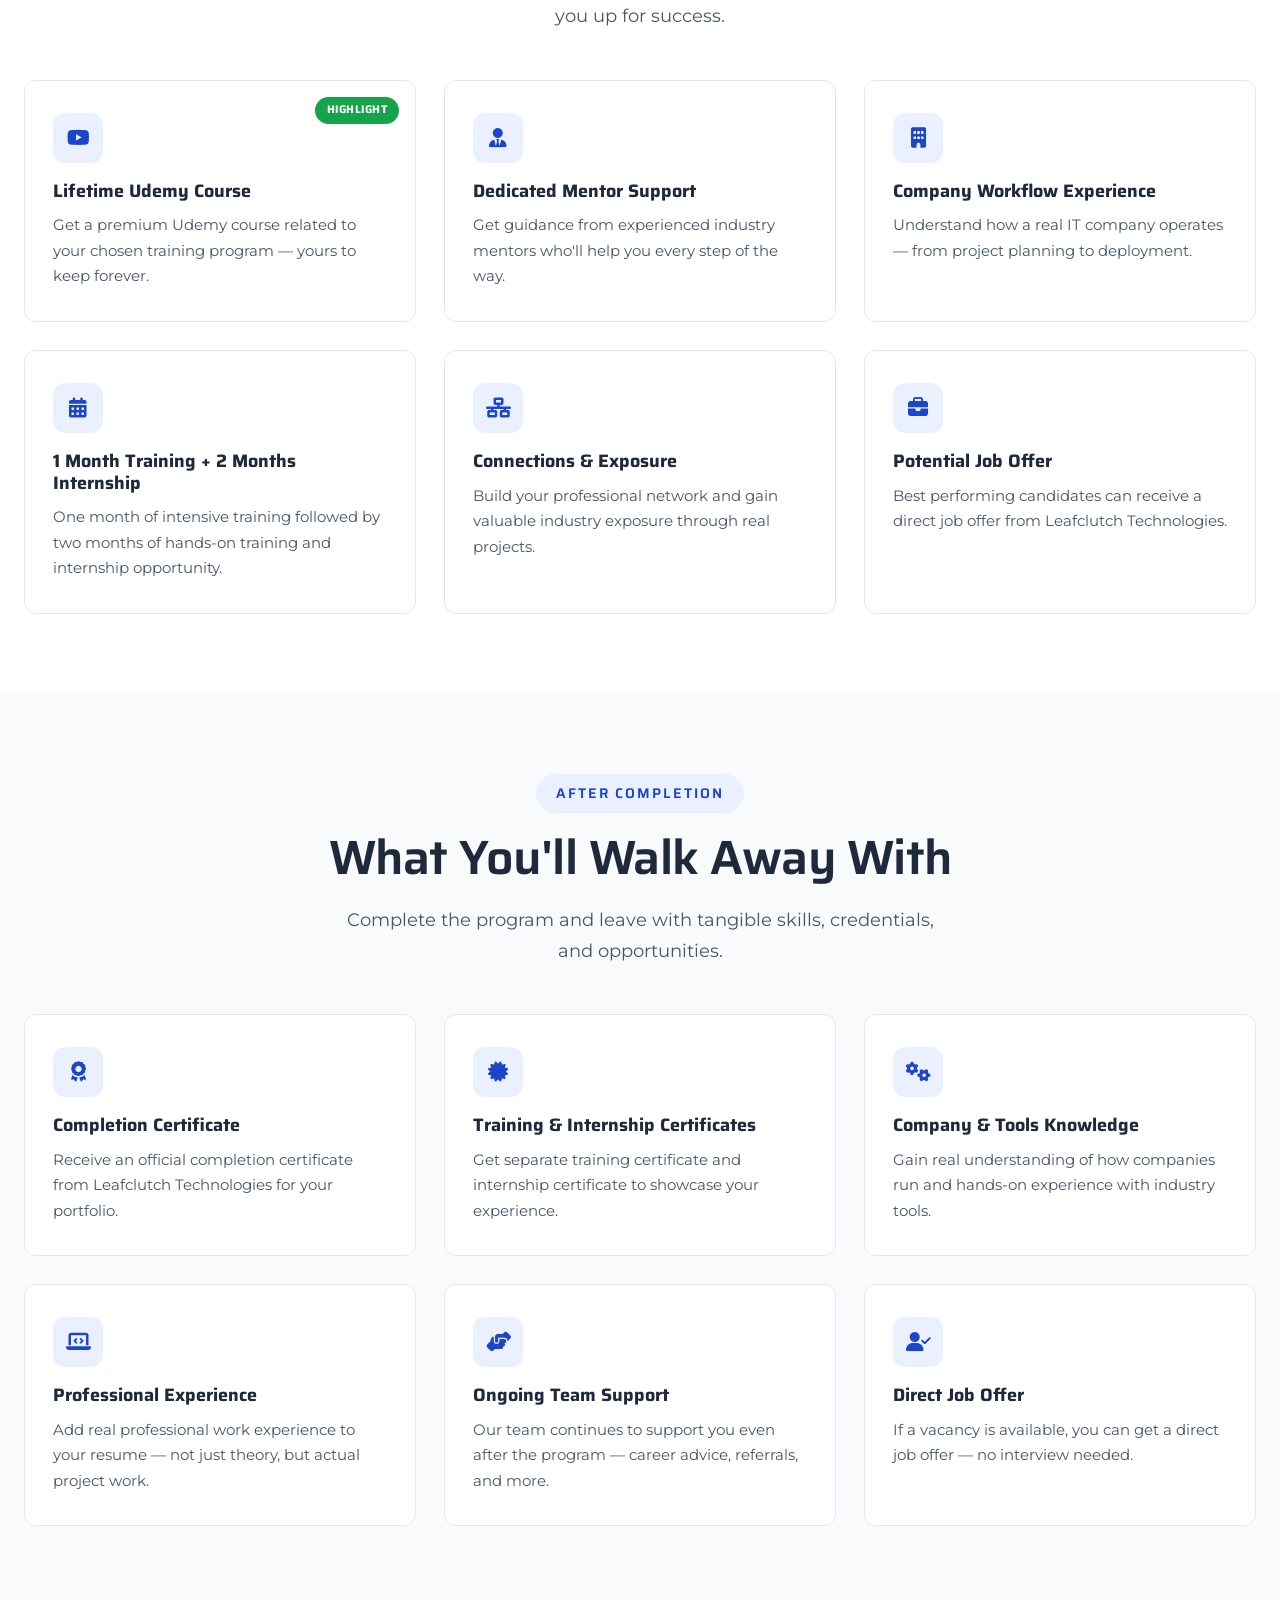
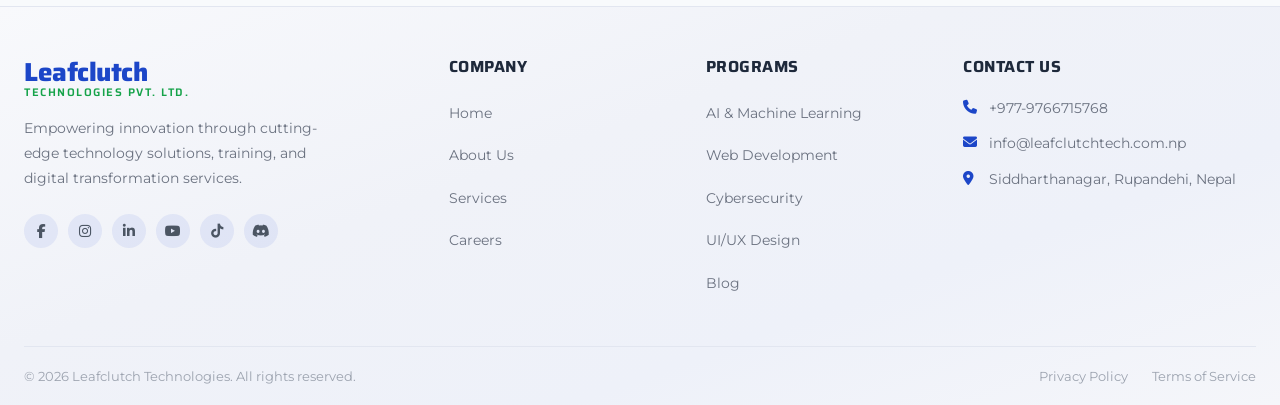
<file: enroll.html>
<!DOCTYPE html>
<html lang="en">
<head>
  <meta charset="UTF-8">
  <meta name="viewport" content="width=device-width, initial-scale=1.0">
  <title>Enroll Now | Leafclutch Technologies — Apply for Training &amp; Internship</title>
  <meta name="description" content="Enroll in Leafclutch Technologies training and internship programs. Apply for AI, Web Development, Cybersecurity, UI/UX, Graphic Design, and Data Science courses.">
  <meta name="keywords" content="enroll IT course Nepal, apply internship Nepal, Leafclutch Technologies enrollment, tech training Nepal">
  <meta name="author" content="Leafclutch Technologies Pvt. Ltd.">
  <meta name="robots" content="index, follow">
  <link rel="canonical" href="https://leafclutchtech.com.np/enroll">
  <link rel="stylesheet" href="styles.css">
  <link rel="preconnect" href="https://fonts.googleapis.com">
  <link rel="preconnect" href="https://fonts.gstatic.com" crossorigin>
  <link href="https://fonts.googleapis.com/css2?family=Saira:wght@400;500;600;700;800&family=Montserrat:wght@300;400;500;600;700&display=swap" rel="stylesheet">
  <link rel="stylesheet" href="https://cdnjs.cloudflare.com/ajax/libs/font-awesome/6.5.1/css/all.min.css">

</head>
<body>

  <!-- ========== HEADER ========== -->
  <header class="header" id="header">
    <div class="container header-inner">
      <a href="index.html" class="logo">
        <span class="logo-text"><span class="logo-line1">Leafclutch</span><span class="logo-line2">Technologies Pvt. Ltd.</span></span>
      </a>
      <nav class="nav" id="nav">
        <ul class="nav-menu">
          <li><a href="index.html" class="nav-link">Home</a></li>
          <li><a href="about.html" class="nav-link">About</a></li>
          <li class="has-dropdown">
            <a href="courses.html" class="nav-link">Courses <i class="fas fa-chevron-down nav-arrow"></i></a>
            <ul class="dropdown">
              <li><a href="course-ai-ml.html">AI &amp; Machine Learning</a></li>
              <li><a href="course-web-dev.html">Web Development</a></li>
              <li><a href="course-cybersecurity.html">Cybersecurity</a></li>
              <li><a href="course-ui-ux.html">UI/UX Design</a></li>
              <li><a href="course-graphic-design.html">Graphic Designing</a></li>
              <li><a href="course-data-science.html">Data Science</a></li>
            </ul>
          </li>
          <li><a href="blog.html" class="nav-link">Blog</a></li>
          <li><a href="contact.html" class="nav-link">Contact</a></li>
        </ul>
      </nav>
      <div class="header-actions">
        <a href="contact.html" class="btn btn-login">Get in Touch</a>
        <a href="courses.html" class="btn btn-signup">Explore Courses</a>
      </div>
      <button class="hamburger" id="hamburger" aria-label="Toggle menu">
        <span></span><span></span><span></span>
      </button>
    </div>
  </header>

  <!-- ========== PAGE HERO ========== -->
  <section class="page-hero">
    <div class="container">
      <span class="section-badge">ENROLLMENT</span>
      <h1 class="section-title">Enroll in a Program</h1>
      <nav class="breadcrumb" aria-label="Breadcrumb">
        <a href="index.html">HOME</a>
        <span class="breadcrumb-separator">&gt;</span>
        <a href="courses.html">COURSES</a>
        <span class="breadcrumb-separator">&gt;</span>
        <span class="breadcrumb-current">ENROLL</span>
      </nav>
      <p class="section-desc">Fill in your details below to apply for our training &amp; internship programs. We'll get back to you within 24 hours.</p>
    </div>
  </section>

  <!-- ========== ENROLLMENT FORM ========== -->
  <section class="enroll-section">
    <div class="container">
      <div class="enroll-grid">

        <!-- Form -->
        <div class="enroll-form-card reveal">
          <h2><i class="fas fa-user-graduate"></i> Application Form</h2>
          <form id="enrollForm">

            <div class="form-group">
              <label for="fullName">Full Name <span class="required">*</span></label>
              <input type="text" id="fullName" name="fullName" placeholder="Your full name" required>
            </div>

            <div class="form-row">
              <div class="form-group">
                <label for="contactNumber">Contact Number <span class="required">*</span></label>
                <input type="number" id="contactNumber" name="contactNumber" placeholder="9800000000" required min="0" inputmode="numeric">
              </div>
              <div class="form-group">
                <label for="email">Professional Gmail <span class="required">*</span></label>
                <input type="email" id="email" name="email" placeholder="yourname@gmail.com" required>
              </div>
            </div>

            <div class="form-row">
              <div class="form-group">
                <label for="linkedin">LinkedIn Profile <span class="optional">(Optional)</span></label>
                <input type="url" id="linkedin" name="linkedin" placeholder="https://linkedin.com/in/yourprofile">
              </div>
              <div class="form-group">
                <label for="semester">Current Semester <span class="required">*</span></label>
                <select id="semester" name="semester" required>
                  <option value="" disabled selected>Select your semester</option>
                  <option value="1st Semester">1st Semester</option>
                  <option value="2nd Semester">2nd Semester</option>
                  <option value="3rd Semester">3rd Semester</option>
                  <option value="4th Semester">4th Semester</option>
                  <option value="5th Semester">5th Semester</option>
                  <option value="6th Semester">6th Semester</option>
                  <option value="7th Semester">7th Semester</option>
                  <option value="8th Semester">8th Semester</option>
                  <option value="Graduate">Graduate</option>
                  <option value="Working Professional">Working Professional</option>
                  <option value="Other">Other</option>
                </select>
              </div>
            </div>

            <div class="form-group">
              <label for="course">Program You're Applying For <span class="required">*</span></label>
              <select id="course" name="course" required>
                <option value="" disabled selected>Select a program</option>
                <option value="AI & Machine Learning">AI &amp; Machine Learning</option>
                <option value="Full Stack Web Development">Full Stack Web Development</option>
                <option value="Cybersecurity Fundamentals">Cybersecurity Fundamentals</option>
                <option value="UI/UX Design Mastery">UI/UX Design Mastery</option>
                <option value="Graphic Designing Professional">Graphic Designing Professional</option>
                <option value="Data Science & Analytics">Data Science &amp; Analytics</option>
              </select>
            </div>

            <div class="form-group">
              <label>Why do you want to join this program? <span class="required">*</span></label>
              <div class="radio-group">
                <label class="radio-label">
                  <input type="radio" name="reason" value="To gain practical experience" required>
                  <span class="radio-custom"></span>
                  To gain practical experience
                </label>
                <label class="radio-label">
                  <input type="radio" name="reason" value="It is mandatory to complete an internship for my college requirements">
                  <span class="radio-custom"></span>
                  It is mandatory to complete an internship for my college requirements
                </label>
                <label class="radio-label">
                  <input type="radio" name="reason" value="Other">
                  <span class="radio-custom"></span>
                  Other:
                </label>
              </div>
              <input type="text" id="otherReason" name="otherReason" placeholder="Please specify your reason..." class="other-reason-input" style="display:none;">
            </div>

            <button type="submit" class="btn btn-primary btn-block" id="submitBtn">
              <span class="btn-text">Submit Application <i class="fas fa-paper-plane"></i></span>
              <span class="btn-loading" style="display:none;"><i class="fas fa-spinner fa-spin"></i> Sending...</span>
            </button>
          </form>

          <!-- Success Message -->
          <div id="successMessage" class="form-success" style="display:none;">
            <div class="success-icon"><i class="fas fa-check-circle"></i></div>
            <h3>Application Submitted!</h3>
            <p>Thank you for your interest. Our team will review your application and contact you within 24 hours.</p>
            <a href="index.html" class="btn btn-outline-primary">Back to Home</a>
          </div>

          <!-- Error Message -->
          <div id="errorMessage" class="form-error" style="display:none;">
            <div class="error-icon"><i class="fas fa-exclamation-circle"></i></div>
            <h3>Something went wrong</h3>
            <p>Please try again or contact us directly at <a href="mailto:careers@leafclutchtech.com.np">careers@leafclutchtech.com.np</a></p>
            <button class="btn btn-outline-primary" onclick="document.getElementById('errorMessage').style.display='none'; document.getElementById('enrollForm').style.display='block';">Try Again</button>
          </div>
        </div>

        <!-- Info Sidebar -->
        <div class="enroll-info reveal">
          <div class="enroll-info-card">
            <div class="enroll-info-icon"><i class="fas fa-clock"></i></div>
            <h3>Quick Response</h3>
            <p>We review applications within 24 hours and get back to you with next steps.</p>
          </div>
          <div class="enroll-info-card">
            <div class="enroll-info-icon"><i class="fas fa-graduation-cap"></i></div>
            <h3>Beginner Friendly</h3>
            <p>No prior experience needed. Our programs are designed for absolute beginners.</p>
          </div>
          <div class="enroll-info-card">
            <div class="enroll-info-icon"><i class="fas fa-certificate"></i></div>
            <h3>Certificate Included</h3>
            <p>Get an industry-recognized certificate upon successful completion.</p>
          </div>
          <div class="enroll-info-card">
            <div class="enroll-info-icon"><i class="fas fa-headset"></i></div>
            <h3>Need Help?</h3>
            <p>Contact us at <a href="mailto:careers@leafclutchtech.com.np">careers@leafclutchtech.com.np</a> or call <a href="tel:+9779766715768">+977-9766715768</a></p>
          </div>
        </div>

      </div>
    </div>
  </section>

  <!-- ========== WHAT YOU GET AFTER ENROLLMENT ========== -->
  <section class="enroll-benefits-section">
    <div class="container">
      <div class="enroll-benefits-header">
        <span class="section-badge">AFTER ENROLLMENT</span>
        <h2 class="section-title">What You'll Get</h2>
        <p class="section-desc">From day one, you'll have access to resources and support that set you up for success.</p>
      </div>
      <div class="enroll-benefits-grid">
        <div class="enroll-benefit-card reveal">
          <div class="enroll-benefit-icon"><i class="fab fa-youtube"></i></div>
          <h3>Lifetime Udemy Course</h3>
          <p>Get a premium Udemy course related to your chosen training program — yours to keep forever.</p>
          <span class="enroll-benefit-highlight">Highlight</span>
        </div>
        <div class="enroll-benefit-card reveal">
          <div class="enroll-benefit-icon"><i class="fas fa-user-tie"></i></div>
          <h3>Dedicated Mentor Support</h3>
          <p>Get guidance from experienced industry mentors who'll help you every step of the way.</p>
        </div>
        <div class="enroll-benefit-card reveal">
          <div class="enroll-benefit-icon"><i class="fas fa-building"></i></div>
          <h3>Company Workflow Experience</h3>
          <p>Understand how a real IT company operates — from project planning to deployment.</p>
        </div>
        <div class="enroll-benefit-card reveal">
          <div class="enroll-benefit-icon"><i class="fas fa-calendar-alt"></i></div>
          <h3>1 Month Training + 2 Months Internship</h3>
          <p>One month of intensive training followed by two months of hands-on training and internship opportunity.</p>
        </div>
        <div class="enroll-benefit-card reveal">
          <div class="enroll-benefit-icon"><i class="fas fa-network-wired"></i></div>
          <h3>Connections &amp; Exposure</h3>
          <p>Build your professional network and gain valuable industry exposure through real projects.</p>
        </div>
        <div class="enroll-benefit-card reveal">
          <div class="enroll-benefit-icon"><i class="fas fa-briefcase"></i></div>
          <h3>Potential Job Offer</h3>
          <p>Best performing candidates can receive a direct job offer from Leafclutch Technologies.</p>
        </div>
      </div>
    </div>
  </section>

  <!-- ========== WHAT YOU GET AFTER COMPLETION ========== -->
  <section class="enroll-benefits-section enroll-benefits-section--alt">
    <div class="container">
      <div class="enroll-benefits-header">
        <span class="section-badge">AFTER COMPLETION</span>
        <h2 class="section-title">What You'll Walk Away With</h2>
        <p class="section-desc">Complete the program and leave with tangible skills, credentials, and opportunities.</p>
      </div>
      <div class="enroll-benefits-grid">
        <div class="enroll-benefit-card reveal">
          <div class="enroll-benefit-icon"><i class="fas fa-award"></i></div>
          <h3>Completion Certificate</h3>
          <p>Receive an official completion certificate from Leafclutch Technologies for your portfolio.</p>
        </div>
        <div class="enroll-benefit-card reveal">
          <div class="enroll-benefit-icon"><i class="fas fa-certificate"></i></div>
          <h3>Training &amp; Internship Certificates</h3>
          <p>Get separate training certificate and internship certificate to showcase your experience.</p>
        </div>
        <div class="enroll-benefit-card reveal">
          <div class="enroll-benefit-icon"><i class="fas fa-cogs"></i></div>
          <h3>Company &amp; Tools Knowledge</h3>
          <p>Gain real understanding of how companies run and hands-on experience with industry tools.</p>
        </div>
        <div class="enroll-benefit-card reveal">
          <div class="enroll-benefit-icon"><i class="fas fa-laptop-code"></i></div>
          <h3>Professional Experience</h3>
          <p>Add real professional work experience to your resume — not just theory, but actual project work.</p>
        </div>
        <div class="enroll-benefit-card reveal">
          <div class="enroll-benefit-icon"><i class="fas fa-hands-helping"></i></div>
          <h3>Ongoing Team Support</h3>
          <p>Our team continues to support you even after the program — career advice, referrals, and more.</p>
        </div>
        <div class="enroll-benefit-card reveal">
          <div class="enroll-benefit-icon"><i class="fas fa-user-check"></i></div>
          <h3>Direct Job Offer</h3>
          <p>If a vacancy is available, you can get a direct job offer — no interview needed.</p>
        </div>
      </div>
    </div>
  </section>

  <!-- ========== SUBMIT OPTIONS MODAL ========== -->
  <div class="submit-modal-overlay" id="submitModal">
    <div class="submit-modal">
      <h3>Send Your Application</h3>
      <p>Choose how you'd like to send your enrollment details:</p>
      <div class="submit-modal-buttons">
        <a id="whatsappBtn" href="#" class="btn-whatsapp" target="_blank" rel="noopener noreferrer">
          <i class="fab fa-whatsapp"></i> Send via WhatsApp
        </a>
        <a id="gmailBtn" href="#" class="btn-gmail" target="_blank" rel="noopener noreferrer">
          <i class="fas fa-envelope"></i> Send via Email
        </a>
      </div>
      <button class="submit-modal-close" id="modalClose">Cancel</button>
    </div>
  </div>

  <!-- ========== FOOTER ========== -->
  <footer class="footer" id="footer">
    <div class="container">
      <div class="footer-grid">
        <div class="footer-brand">
          <a href="index.html" class="logo">
            <span class="logo-text"><span class="logo-line1">Leafclutch</span><span class="logo-line2">Technologies Pvt. Ltd.</span></span>
          </a>
          <p>Empowering innovation through cutting-edge technology solutions, training, and digital transformation services.</p>
          <div class="footer-socials">
            <a href="https://www.facebook.com/profile.php?id=61584902195796" target="_blank" rel="noopener noreferrer" aria-label="Facebook"><i class="fab fa-facebook-f"></i></a>
            <a href="https://www.instagram.com/leafclutch.technologies/" target="_blank" rel="noopener noreferrer" aria-label="Instagram"><i class="fab fa-instagram"></i></a>
            <a href="https://www.linkedin.com/company/leafclutch-technologies/" target="_blank" rel="noopener noreferrer" aria-label="LinkedIn"><i class="fab fa-linkedin-in"></i></a>
            <a href="https://www.youtube.com/@LeafclutchTechnologies" target="_blank" rel="noopener noreferrer" aria-label="YouTube"><i class="fab fa-youtube"></i></a>
            <a href="https://www.tiktok.com/@leafclutchtechnologies1" target="_blank" rel="noopener noreferrer" aria-label="TikTok"><i class="fab fa-tiktok"></i></a>
            <a href="https://discord.gg/4aDwcMZBPq" target="_blank" rel="noopener noreferrer" aria-label="Discord"><i class="fab fa-discord"></i></a>
          </div>
        </div>
        <div class="footer-col">
          <h4>Company</h4>
          <ul>
            <li><a href="index.html">Home</a></li>
            <li><a href="about.html">About Us</a></li>
            <li><a href="https://leafclutchtech.com.np/services/all-services" target="_blank" rel="noopener noreferrer">Services</a></li>
            <li><a href="https://leafclutchtech.com.np/careers/jobs" target="_blank" rel="noopener noreferrer">Careers</a></li>
          </ul>
        </div>
        <div class="footer-col">
          <h4>Programs</h4>
          <ul>
            <li><a href="course-ai-ml.html">AI &amp; Machine Learning</a></li>
            <li><a href="course-web-dev.html">Web Development</a></li>
            <li><a href="course-cybersecurity.html">Cybersecurity</a></li>
            <li><a href="course-ui-ux.html">UI/UX Design</a></li>
            <li><a href="blog.html">Blog</a></li>
          </ul>
        </div>
        <div class="footer-col">
          <h4>Contact Us</h4>
          <ul class="footer-contact-list">
            <li><i class="fas fa-phone"></i> <a href="tel:+9779766715768">+977-9766715768</a></li>
            <li><i class="fas fa-envelope"></i> <a href="mailto:info@leafclutchtech.com.np">info@leafclutchtech.com.np</a></li>
            <li><i class="fas fa-map-marker-alt"></i> Siddharthanagar, Rupandehi, Nepal</li>
          </ul>
        </div>
      </div>
      <div class="footer-bottom">
        <p>&copy; 2026 Leafclutch Technologies. All rights reserved.</p>
        <div class="footer-bottom-links">
          <a href="https://leafclutchtech.com.np/privacy" target="_blank" rel="noopener noreferrer">Privacy Policy</a>
          <a href="https://leafclutchtech.com.np/terms" target="_blank" rel="noopener noreferrer">Terms of Service</a>
        </div>
      </div>
    </div>
  </footer>

  <a href="https://api.whatsapp.com/send/?phone=9779766715768&text=Hi%21+I%27m+interested+in+your+services.&type=phone_number&app_absent=0" class="whatsapp-float" target="_blank" rel="noopener noreferrer" aria-label="Chat on WhatsApp">
    <i class="fab fa-whatsapp"></i>
  </a>

  <script src="script.js"></script>
  <script>
    // ========== PRE-FILL COURSE FROM URL ==========
    (function() {
      const params = new URLSearchParams(window.location.search);
      const course = params.get('course');
      if (course) {
        const courseSelect = document.getElementById('course');
        for (let i = 0; i < courseSelect.options.length; i++) {
          if (courseSelect.options[i].value === course) {
            courseSelect.selectedIndex = i;
            break;
          }
        }
      }
    })();

    // ========== SHOW/HIDE "OTHER" REASON INPUT ==========
    document.querySelectorAll('input[name="reason"]').forEach(function(radio) {
      radio.addEventListener('change', function() {
        var otherInput = document.getElementById('otherReason');
        if (this.value === 'Other') {
          otherInput.style.display = 'block';
          otherInput.required = true;
          otherInput.focus();
        } else {
          otherInput.style.display = 'none';
          otherInput.required = false;
          otherInput.value = '';
        }
      });
    });

    // ========== FORM SUBMISSION — SHOW WHATSAPP + EMAIL OPTIONS ==========
    document.getElementById('enrollForm').addEventListener('submit', function(e) {
      e.preventDefault();

      var fullName = document.getElementById('fullName').value.trim();
      var contactNumber = document.getElementById('contactNumber').value.trim();
      var email = document.getElementById('email').value.trim();
      var linkedin = document.getElementById('linkedin').value.trim() || 'Not provided';
      var semester = document.getElementById('semester').value;
      var course = document.getElementById('course').value;

      var reasonRadio = document.querySelector('input[name="reason"]:checked');
      var reason = reasonRadio ? reasonRadio.value : '';
      if (reason === 'Other') {
        var otherVal = document.getElementById('otherReason').value.trim();
        reason = otherVal ? 'Other: ' + otherVal : 'Other (not specified)';
      }

      // Build email body
      var emailBody = 'Hello Leafclutch Team,\n\n'
        + 'My name is ' + fullName + ' and I would like to enroll in a training/internship program.\n\n'
        + '--- Application Details ---\n'
        + 'Full Name: ' + fullName + '\n'
        + 'Email: ' + email + '\n'
        + 'Phone: ' + contactNumber + '\n'
        + 'LinkedIn: ' + linkedin + '\n'
        + 'Semester: ' + semester + '\n'
        + 'Course Interested In: ' + course + '\n'
        + 'Reason for Joining: ' + reason + '\n\n'
        + 'I look forward to hearing from you.\n\n'
        + 'Sincerely,\n' + fullName;

      // Build WhatsApp message
      var waMessage = '*Enrollment Application*\n\n'
        + 'Full Name: ' + fullName + '\n'
        + 'Email: ' + email + '\n'
        + 'Phone: ' + contactNumber + '\n'
        + 'LinkedIn: ' + linkedin + '\n'
        + 'Semester: ' + semester + '\n'
        + 'Course: ' + course + '\n'
        + 'Reason: ' + reason;

      // Set Gmail URL
      var gmailUrl = 'https://mail.google.com/mail/u/0/?fs=1&tf=cm&source=mailto'
        + '&to=' + encodeURIComponent('hr@leafclutchtech.com.np')
        + '&su=' + encodeURIComponent('Enrollment Application — ' + course)
        + '&body=' + encodeURIComponent(emailBody);

      // Set WhatsApp URL
      var waUrl = 'https://api.whatsapp.com/send/?phone=9779766715768&text=' + encodeURIComponent(waMessage);

      document.getElementById('gmailBtn').href = gmailUrl;
      document.getElementById('whatsappBtn').href = waUrl;
      document.getElementById('submitModal').classList.add('active');
    });

    // Close modal
    document.getElementById('modalClose').addEventListener('click', function() {
      document.getElementById('submitModal').classList.remove('active');
    });
    document.getElementById('submitModal').addEventListener('click', function(e) {
      if (e.target === this) this.classList.remove('active');
    });
  </script>
</body>
</html>
</file>
<file: styles.css>
/* ==========================================
   Leafclutch Technologies - Premium Stylesheet
   No black backgrounds. Clean, premium feel.
   ========================================== */

:root {
  --primary: #1C46C8;
  --primary-dark: #102973;
  --primary-light: #849FED;
  --primary-very-light: #EBF0FF;
  --accent: #B746DF;
  --green: #16A34A;
  --green-light: #DCFCE7;
  --dark: #1E293B;
  --dark-secondary: #334155;
  --text: #475569;
  --text-light: #94A3B8;
  --border: #E2E8F0;
  --light-bg: #F8FAFC;
  --white: #FFFFFF;
  --footer-bg: #1E293B;
  --font-heading: 'Saira', sans-serif;
  --font-body: 'Montserrat', sans-serif;
  --gradient-btn: linear-gradient(135deg, #1C46C8 0%, #102973 100%);
  --gradient-premium: linear-gradient(135deg, #1C46C8 0%, #6366F1 50%, #8B5CF6 100%);
  --gradient-card: linear-gradient(145deg, #ffffff 0%, #f8fafc 100%);
  --radius-pill: 100px;
  --radius-card: 12px;
  --radius-lg: 20px;
  --container: 1280px;
  --shadow-sm: 0 1px 3px rgba(0, 0, 0, 0.06);
  --shadow-md: 0 4px 20px rgba(0, 0, 0, 0.06);
  --shadow-lg: 0 10px 40px rgba(0, 0, 0, 0.08);
  --shadow-xl: 0 20px 60px rgba(0, 0, 0, 0.1);
  --shadow-primary: 0 8px 32px rgba(28, 70, 200, 0.18);
}

/* ========== RESET & BASE ========== */
*, *::before, *::after {
  margin: 0;
  padding: 0;
  box-sizing: border-box;
}

html { scroll-behavior: smooth; }

body {
  font-family: var(--font-body);
  font-size: 18px;
  font-weight: 400;
  line-height: 1.7;
  color: var(--text);
  background: var(--white);
  overflow-x: hidden;
  -webkit-font-smoothing: antialiased;
}

a {
  text-decoration: none;
  color: inherit;
  transition: all 0.3s ease;
}

ul { list-style: none; }

img {
  max-width: 100%;
  height: auto;
  display: block;
}

h1, h2, h3, h4, h5, h6 {
  font-family: var(--font-heading);
  font-weight: 600;
  color: var(--dark);
  line-height: 1.2;
}

.container {
  max-width: var(--container);
  margin: 0 auto;
  padding: 0 24px;
  width: 100%;
}

/* ========== BUTTONS ========== */
.btn {
  display: inline-flex;
  align-items: center;
  justify-content: center;
  font-family: var(--font-heading);
  font-weight: 500;
  font-size: 16px;
  padding: 16px 36px;
  border-radius: var(--radius-pill);
  cursor: pointer;
  transition: all 0.3s cubic-bezier(0.4, 0, 0.2, 1);
  border: 2px solid transparent;
  gap: 8px;
  letter-spacing: 0.3px;
}

.btn-primary {
  background: var(--gradient-btn);
  color: var(--white);
  box-shadow: var(--shadow-primary);
}

.btn-primary:hover {
  transform: translateY(-3px);
  box-shadow: 0 12px 40px rgba(28, 70, 200, 0.28);
}

.btn-outline-dark {
  background: transparent;
  color: var(--dark);
  border-color: var(--border);
}

.btn-outline-dark:hover {
  border-color: var(--primary);
  color: var(--primary);
  background: var(--primary-very-light);
}

.btn-outline-primary {
  background: transparent;
  color: var(--primary);
  border-color: var(--primary);
}

.btn-outline-primary:hover {
  background: var(--gradient-btn);
  color: var(--white);
  box-shadow: var(--shadow-primary);
  transform: translateY(-2px);
}

.btn-outline-light {
  background: transparent;
  color: var(--white);
  border-color: rgba(255, 255, 255, 0.4);
}

.btn-outline-light:hover {
  background: var(--white);
  color: var(--primary);
  border-color: var(--white);
}

.btn-white {
  background: var(--white);
  color: var(--primary);
  font-weight: 600;
  box-shadow: var(--shadow-md);
}

.btn-white:hover {
  transform: translateY(-3px);
  box-shadow: var(--shadow-lg);
}

.btn-block { width: 100%; }

/* ========== LOGO (2-LINE) ========== */
.logo {
  display: flex;
  align-items: center;
  text-decoration: none;
}

.logo-text {
  display: flex;
  flex-direction: column;
  line-height: 1.15;
}

.logo-line1 {
  font-family: var(--font-heading);
  font-size: 26px;
  font-weight: 800;
  color: var(--primary);
  letter-spacing: -0.5px;
}

.logo-line2 {
  font-family: var(--font-heading);
  font-size: 11px;
  font-weight: 600;
  color: var(--green);
  letter-spacing: 1.5px;
  text-transform: uppercase;
}

.logo-text--light .logo-line1 {
  color: var(--white);
}

.logo-text--light .logo-line2 {
  color: var(--green-light);
  opacity: 0.9;
}

/* ========== SECTION BADGES ========== */
.section-badge {
  display: inline-block;
  font-family: var(--font-heading);
  font-size: 14px;
  font-weight: 600;
  letter-spacing: 2px;
  text-transform: uppercase;
  color: var(--primary);
  background: var(--primary-very-light);
  padding: 8px 20px;
  border-radius: var(--radius-pill);
  margin-bottom: 16px;
}

.section-badge--light {
  background: rgba(255, 255, 255, 0.12);
  color: var(--white);
}

.section-title {
  font-size: 48px;
  margin-bottom: 18px;
  letter-spacing: -0.5px;
}

.section-title--light { color: var(--white); }

.section-desc {
  font-size: 18px;
  line-height: 1.7;
  color: var(--text);
  max-width: 600px;
}

.section-desc--light { color: rgba(255, 255, 255, 0.8); }

/* ========== HEADER ========== */
.header {
  position: fixed;
  top: 0;
  left: 0;
  width: 100%;
  z-index: 1000;
  padding: 16px 0;
  transition: all 0.4s cubic-bezier(0.4, 0, 0.2, 1);
  background: rgba(255, 255, 255, 0.8);
  backdrop-filter: blur(20px);
  -webkit-backdrop-filter: blur(20px);
}

.header.scrolled {
  background: rgba(255, 255, 255, 0.95);
  box-shadow: 0 1px 20px rgba(0, 0, 0, 0.06);
  padding: 10px 0;
}

.header-inner {
  display: flex;
  align-items: center;
  justify-content: space-between;
}

.nav-menu {
  display: flex;
  align-items: center;
  gap: 32px;
}

.nav-link {
  font-family: var(--font-heading);
  font-size: 16px;
  font-weight: 500;
  color: var(--dark);
  position: relative;
  padding: 8px 0;
  display: flex;
  align-items: center;
  gap: 6px;
}

.nav-link:hover,
.nav-link.active { color: var(--primary); }

.nav-link.active::after {
  content: '';
  position: absolute;
  bottom: 0;
  left: 0;
  width: 100%;
  height: 2px;
  background: var(--primary);
  border-radius: 2px;
}

.nav-arrow {
  font-size: 10px;
  transition: transform 0.3s;
}

.has-dropdown { position: relative; }

.dropdown {
  position: absolute;
  top: calc(100% + 8px);
  left: -16px;
  min-width: 220px;
  background: var(--white);
  border-radius: var(--radius-card);
  box-shadow: var(--shadow-xl);
  padding: 8px;
  opacity: 0;
  visibility: hidden;
  transform: translateY(8px);
  transition: all 0.3s cubic-bezier(0.4, 0, 0.2, 1);
  z-index: 100;
  border: 1px solid var(--border);
}

.has-dropdown:hover .dropdown {
  opacity: 1;
  visibility: visible;
  transform: translateY(0);
}

.has-dropdown:hover .nav-arrow { transform: rotate(180deg); }

.dropdown li a {
  display: block;
  padding: 10px 16px;
  font-family: var(--font-body);
  font-size: 14px;
  color: var(--text);
  border-radius: 8px;
  transition: all 0.2s;
}

.dropdown li a:hover {
  background: var(--primary-very-light);
  color: var(--primary);
}

.header-actions {
  display: flex;
  align-items: center;
  gap: 12px;
}

.btn-login {
  background: transparent;
  color: var(--dark);
  padding: 10px 20px;
  font-size: 14px;
  border: 2px solid var(--border);
}

.btn-login:hover {
  border-color: var(--primary);
  color: var(--primary);
  background: var(--primary-very-light);
}

.btn-signup {
  background: var(--gradient-btn);
  color: var(--white);
  padding: 10px 20px;
  font-size: 14px;
  box-shadow: var(--shadow-primary);
}

.hamburger {
  display: none;
  flex-direction: column;
  gap: 5px;
  background: none;
  border: none;
  cursor: pointer;
  padding: 8px;
}

.hamburger span {
  width: 24px;
  height: 2px;
  background: var(--dark);
  transition: all 0.3s;
  display: block;
}

/* ========== HERO ========== */
.hero {
  padding: 160px 0 100px;
  background: linear-gradient(170deg, var(--white) 0%, var(--primary-very-light) 50%, var(--white) 100%);
  position: relative;
  overflow: hidden;
}

.hero::before {
  content: '';
  position: absolute;
  top: -200px;
  right: -200px;
  width: 600px;
  height: 600px;
  border-radius: 50%;
  background: radial-gradient(circle, rgba(28, 70, 200, 0.06) 0%, transparent 70%);
}

.hero-grid {
  display: grid;
  grid-template-columns: 1fr 1fr;
  gap: 60px;
  align-items: center;
}

.hero-title {
  font-size: 60px;
  font-weight: 700;
  line-height: 1.08;
  margin-bottom: 24px;
  color: var(--dark);
  letter-spacing: -1.5px;
}

.hero-desc {
  font-size: 18px;
  line-height: 1.7;
  color: var(--text);
  margin-bottom: 36px;
  max-width: 520px;
}

.hero-buttons {
  display: flex;
  gap: 16px;
  margin-bottom: 48px;
}

.hero-counters {
  display: flex;
  gap: 32px;
  padding-top: 32px;
  border-top: 1px solid var(--border);
}

.counter-box {
  text-align: center;
}

.counter-number {
  font-family: var(--font-heading);
  font-size: 40px;
  font-weight: 700;
  color: var(--primary);
  line-height: 1;
  margin-bottom: 4px;
}

.counter-label {
  font-size: 14px;
  font-weight: 500;
  color: var(--text-light);
  text-transform: uppercase;
  letter-spacing: 0.5px;
}

.hero-img-grid {
  display: grid;
  grid-template-columns: 1fr 1fr;
  gap: 16px;
}

.hero-img-item {
  border-radius: var(--radius-lg);
  overflow: hidden;
  box-shadow: var(--shadow-lg);
}

.hero-img-item img {
  width: 100%;
  height: 220px;
  object-fit: cover;
  transition: transform 0.6s cubic-bezier(0.4, 0, 0.2, 1);
}

.hero-img-item:hover img { transform: scale(1.05); }

.hero-img-item:nth-child(2) { margin-top: 32px; }
.hero-img-item:nth-child(3) { margin-top: -32px; }

/* ========== ABOUT ========== */
.about {
  padding: 100px 0;
  background: var(--white);
}

.about-grid {
  display: grid;
  grid-template-columns: 1fr 1fr;
  gap: 60px;
  align-items: center;
}

.about-content .section-desc { margin-bottom: 24px; }

.about-list { margin-bottom: 32px; }

.about-list li {
  display: flex;
  align-items: flex-start;
  gap: 12px;
  margin-bottom: 16px;
  font-size: 17px;
  color: var(--text);
  line-height: 1.6;
}

.about-list li i {
  color: var(--primary);
  margin-top: 4px;
  font-size: 16px;
}

.about-img-wrapper { position: relative; }

.about-main-img {
  width: 100%;
  border-radius: var(--radius-lg);
  box-shadow: var(--shadow-xl);
}

/* ========== COURSES ========== */
.courses {
  padding: 100px 0;
  background: var(--light-bg);
}

.courses-header {
  display: flex;
  justify-content: space-between;
  align-items: flex-end;
  gap: 40px;
  margin-bottom: 48px;
}

.courses-header-left { max-width: 550px; }

.courses-header-right {
  max-width: 400px;
  text-align: right;
}

.courses-header-right .section-desc { margin-bottom: 20px; }

.courses-grid {
  display: grid;
  grid-template-columns: repeat(3, 1fr);
  gap: 28px;
}

.course-card {
  background: var(--white);
  border-radius: var(--radius-card);
  overflow: hidden;
  transition: all 0.4s cubic-bezier(0.4, 0, 0.2, 1);
  border: 1px solid var(--border);
}

.course-card:hover {
  transform: translateY(-8px);
  box-shadow: var(--shadow-xl);
  border-color: transparent;
}

.course-image {
  height: 200px;
  background-size: cover;
  background-position: center;
  position: relative;
}

.course-image::after {
  content: '';
  position: absolute;
  inset: 0;
  background: linear-gradient(180deg, transparent 50%, rgba(0, 0, 0, 0.3) 100%);
}

.course-overlay {
  position: absolute;
  top: 16px;
  left: 16px;
  z-index: 1;
}

.course-category-badge {
  font-family: var(--font-heading);
  font-size: 12px;
  font-weight: 600;
  color: var(--white);
  background: var(--gradient-premium);
  padding: 6px 16px;
  border-radius: var(--radius-pill);
  text-transform: uppercase;
  letter-spacing: 1px;
}

.course-body { padding: 24px; }

.course-title {
  font-size: 22px;
  font-weight: 600;
  margin-bottom: 16px;
  color: var(--dark);
  line-height: 1.3;
}

.course-features { margin-bottom: 16px; }

.course-features li {
  display: flex;
  align-items: center;
  gap: 10px;
  font-size: 16px;
  color: var(--text);
  margin-bottom: 10px;
}

.course-features li i {
  color: var(--primary);
  font-size: 13px;
}

.course-meta {
  display: flex;
  gap: 16px;
  padding: 14px 0;
  margin-bottom: 16px;
  border-top: 1px solid var(--border);
  border-bottom: 1px solid var(--border);
}

.course-meta span {
  font-size: 13px;
  color: var(--text-light);
  display: flex;
  align-items: center;
  gap: 6px;
}

.course-meta span i {
  color: var(--primary);
  font-size: 12px;
}

/* ========== WHY CHOOSE US ========== */
.why-us {
  padding: 100px 0;
  background: var(--white);
}

.why-us-header {
  text-align: center;
  max-width: 600px;
  margin: 0 auto 48px;
}

.why-us-grid {
  display: grid;
  grid-template-columns: repeat(3, 1fr);
  gap: 24px;
}

.why-us-card {
  background: var(--light-bg);
  border-radius: var(--radius-card);
  border: 1px solid var(--border);
  transition: all 0.4s cubic-bezier(0.4, 0, 0.2, 1);
}

.why-us-card:hover {
  transform: translateY(-6px);
  box-shadow: var(--shadow-lg);
  border-color: var(--primary-very-light);
  background: var(--white);
}

.why-us-card-inner {
  padding: 36px 28px;
  text-align: center;
}

.why-us-icon {
  width: 64px;
  height: 64px;
  border-radius: 16px;
  background: var(--primary-very-light);
  display: flex;
  align-items: center;
  justify-content: center;
  margin: 0 auto 20px;
  font-size: 24px;
  color: var(--primary);
  transition: all 0.3s;
}

.why-us-card:hover .why-us-icon {
  background: var(--gradient-btn);
  color: var(--white);
}

.why-us-card-inner h3 {
  font-size: 20px;
  font-weight: 600;
  margin-bottom: 10px;
  color: var(--dark);
}

.why-us-card-inner p {
  font-size: 16px;
  color: var(--text);
  line-height: 1.6;
}

/* ========== MEMBERSHIP ========== */
.membership {
  padding: 100px 0;
  background: linear-gradient(170deg, var(--primary-very-light) 0%, var(--white) 100%);
}

.membership-header {
  text-align: center;
  max-width: 600px;
  margin: 0 auto 48px;
}

.pricing-grid {
  display: grid;
  grid-template-columns: repeat(4, 1fr);
  gap: 24px;
  align-items: stretch;
}

.pricing-card {
  background: var(--white);
  border-radius: var(--radius-card);
  padding: 40px 32px;
  position: relative;
  display: flex;
  flex-direction: column;
  border: 1px solid var(--border);
  transition: all 0.4s cubic-bezier(0.4, 0, 0.2, 1);
}

.pricing-card:hover {
  transform: translateY(-8px);
  box-shadow: var(--shadow-xl);
}

.pricing-card--featured {
  background: var(--gradient-btn);
  border-color: transparent;
  box-shadow: var(--shadow-primary);
}

.pricing-card--featured .pricing-plan-name,
.pricing-card--featured .pricing-benefit-title {
  color: var(--white);
}

.pricing-card--featured .pricing-plan-desc,
.pricing-card--featured .pricing-features li {
  color: rgba(255, 255, 255, 0.8);
}

.pricing-card--featured .pricing-features li i {
  color: rgba(255, 255, 255, 0.9);
}

.pricing-card--featured:hover {
  box-shadow: 0 20px 60px rgba(28, 70, 200, 0.35);
}

.pricing-featured-badge {
  position: absolute;
  top: -14px;
  left: 50%;
  transform: translateX(-50%);
  background: var(--accent);
  color: var(--white);
  font-family: var(--font-heading);
  font-size: 12px;
  font-weight: 600;
  padding: 6px 20px;
  border-radius: var(--radius-pill);
  white-space: nowrap;
  letter-spacing: 1px;
  text-transform: uppercase;
}

.pricing-plan-name {
  font-size: 22px;
  margin-bottom: 8px;
}

.pricing-price {
  font-family: var(--font-heading);
  font-size: 28px;
  font-weight: 800;
  color: var(--primary);
  margin-bottom: 8px;
}

.pricing-price-note {
  font-size: 13px;
  font-weight: 400;
  color: var(--text);
  text-transform: uppercase;
  letter-spacing: 0.5px;
}

.pricing-card--featured .pricing-price,
.pricing-card--featured .pricing-price-note {
  color: var(--white);
}

.pricing-installment-note {
  text-align: center;
  margin-top: 24px;
  font-size: 14px;
  color: var(--text);
  font-style: italic;
}

.pricing-plan-desc {
  font-size: 14px;
  color: var(--text);
  margin-bottom: 24px;
  line-height: 1.6;
}

.pricing-benefit-title {
  font-size: 15px;
  font-weight: 600;
  margin-bottom: 16px;
  color: var(--dark);
  text-transform: uppercase;
  letter-spacing: 1px;
}

.pricing-features { margin-bottom: 32px; }

.pricing-features li {
  display: flex;
  align-items: center;
  gap: 10px;
  font-size: 14px;
  color: var(--text);
  margin-bottom: 12px;
}

.pricing-features li i {
  color: var(--primary);
  font-size: 14px;
}

.pricing-card .btn { margin-top: auto; }

/* ========== TESTIMONIALS ========== */
.testimonials {
  padding: 100px 0;
  background: var(--white);
}

.testimonials-header {
  text-align: center;
  max-width: 600px;
  margin: 0 auto 48px;
}

.testimonials-slider {
  overflow: hidden;
  position: relative;
}

.testimonials-track {
  display: flex;
  gap: 28px;
}

.testimonial-card {
  min-width: calc(33.333% - 19px);
  background: var(--light-bg);
  border-radius: var(--radius-card);
  padding: 32px;
  flex-shrink: 0;
  border: 1px solid var(--border);
}

.testimonial-stars { margin-bottom: 16px; }

.testimonial-stars i {
  color: #F59E0B;
  font-size: 16px;
}

.testimonial-content p {
  font-size: 17px;
  line-height: 1.7;
  color: var(--text);
  margin-bottom: 24px;
  font-style: italic;
}

.testimonial-author {
  display: flex;
  align-items: center;
  gap: 16px;
}

.testimonial-avatar {
  width: 48px;
  height: 48px;
  border-radius: 50%;
  background: var(--primary-very-light);
  display: flex;
  align-items: center;
  justify-content: center;
  color: var(--primary);
  font-size: 20px;
}

.testimonial-author h4 {
  font-size: 16px;
  font-weight: 600;
  color: var(--dark);
}

.testimonial-author span {
  font-size: 12px;
  font-weight: 600;
  letter-spacing: 1.5px;
  color: var(--primary);
}

/* ========== FAQ ========== */
.faq {
  padding: 100px 0;
  background: var(--light-bg);
}

.faq-grid {
  display: grid;
  grid-template-columns: 1fr 1.2fr;
  gap: 60px;
  align-items: flex-start;
}

.faq-left {
  position: sticky;
  top: 120px;
}

.accordion-item {
  background: var(--white);
  border-radius: var(--radius-card);
  margin-bottom: 12px;
  overflow: hidden;
  border: 1px solid var(--border);
  transition: all 0.3s ease;
}

.accordion-item.active {
  border-color: var(--primary);
  box-shadow: var(--shadow-md);
}

.accordion-header {
  width: 100%;
  display: flex;
  align-items: center;
  justify-content: space-between;
  padding: 22px 24px;
  background: none;
  border: none;
  cursor: pointer;
  font-family: var(--font-heading);
  font-size: 17px;
  font-weight: 500;
  color: var(--dark);
  text-align: left;
}

.accordion-header i {
  font-size: 14px;
  color: var(--primary);
  transition: transform 0.3s;
}

.accordion-item.active .accordion-header i {
  transform: rotate(45deg);
}

.accordion-body {
  max-height: 0;
  overflow: hidden;
  transition: max-height 0.4s ease;
}

.accordion-item.active .accordion-body {
  max-height: 300px;
}

.accordion-body p {
  padding: 0 24px 20px;
  font-size: 16px;
  line-height: 1.7;
  color: var(--text);
}

/* ========== CTA ========== */
.cta {
  padding: 100px 0;
  background: var(--gradient-premium);
  text-align: center;
  position: relative;
  overflow: hidden;
}

.cta::before {
  content: '';
  position: absolute;
  top: -50%;
  right: -10%;
  width: 500px;
  height: 500px;
  border-radius: 50%;
  background: rgba(255, 255, 255, 0.05);
}

.cta::after {
  content: '';
  position: absolute;
  bottom: -30%;
  left: -5%;
  width: 300px;
  height: 300px;
  border-radius: 50%;
  background: rgba(255, 255, 255, 0.04);
}

.cta-content {
  position: relative;
  z-index: 1;
  max-width: 650px;
  margin: 0 auto;
}

.cta-content .section-title { font-size: 48px; }
.cta-content .section-desc { margin: 0 auto 32px; }

.cta-buttons {
  display: flex;
  gap: 16px;
  justify-content: center;
  flex-wrap: wrap;
}

/* ========== FOOTER ========== */
.footer {
  background: linear-gradient(160deg, #f8f9fc 0%, #f0f2f8 40%, #eef1f9 70%, #f5f6fa 100%);
  padding: 50px 0 0;
  border-top: 1px solid #e2e6f0;
}

.footer-grid {
  display: grid;
  grid-template-columns: 1.8fr 1fr 1fr 1.4fr;
  gap: 48px;
  padding-bottom: 36px;
  align-items: start;
}

.footer-brand p {
  font-size: 14px;
  line-height: 1.8;
  color: #6b7280;
  margin: 16px 0 22px;
  max-width: 320px;
}

.footer-socials {
  display: flex;
  gap: 10px;
}

.footer-socials a {
  width: 34px;
  height: 34px;
  border-radius: 50%;
  background: rgba(28, 70, 200, 0.08);
  display: flex;
  align-items: center;
  justify-content: center;
  color: #4b5563;
  font-size: 14px;
  transition: all 0.3s;
}

.footer-socials a:hover {
  background: var(--primary);
  color: var(--white);
  transform: translateY(-2px);
}

.footer-col h4 {
  font-family: var(--font-heading);
  font-size: 16px;
  font-weight: 700;
  color: var(--dark);
  margin-bottom: 20px;
  text-transform: uppercase;
  letter-spacing: 0.5px;
}

.footer-col ul { list-style: none; }

.footer-col ul li {
  margin-bottom: 12px;
  padding-left: 0;
  position: relative;
}

.footer-col ul li::before {
  display: none;
}

.footer-col ul li a {
  font-size: 14px;
  color: #6b7280;
  transition: color 0.3s;
}

.footer-col ul li a:hover { color: var(--primary); }

.footer-contact-list li {
  display: flex;
  align-items: flex-start;
  gap: 10px;
  font-size: 14px;
  color: #6b7280;
  padding-left: 0;
}

.footer-contact-list li::before {
  display: none;
}

.footer-contact-list li a {
  color: #6b7280;
}

.footer-contact-list li a:hover { color: var(--primary); }

.footer-contact-list li i {
  color: var(--primary);
  margin-top: 3px;
  font-size: 14px;
  min-width: 16px;
}

.footer-bottom {
  border-top: 1px solid #e2e6f0;
  padding: 18px 0;
  display: flex;
  justify-content: space-between;
  align-items: center;
}

.footer-bottom p {
  font-size: 13px;
  color: #9ca3af;
}

.footer-bottom-links {
  display: flex;
  gap: 24px;
}

.footer-bottom-links a {
  font-size: 13px;
  color: #9ca3af;
}

.footer-bottom-links a:hover { color: var(--primary); }

/* ========== WHATSAPP FLOAT ========== */
.whatsapp-float {
  position: fixed;
  bottom: 28px;
  right: 28px;
  width: 60px;
  height: 60px;
  background: #25D366;
  border-radius: 50%;
  display: flex;
  align-items: center;
  justify-content: center;
  color: var(--white);
  font-size: 28px;
  box-shadow: 0 6px 24px rgba(37, 211, 102, 0.4);
  z-index: 999;
  transition: all 0.3s ease;
  animation: whatsapp-pulse 2s infinite;
}

.whatsapp-float:hover {
  transform: scale(1.1);
  box-shadow: 0 8px 32px rgba(37, 211, 102, 0.5);
}

@keyframes whatsapp-pulse {
  0%, 100% { box-shadow: 0 6px 24px rgba(37, 211, 102, 0.4); }
  50% { box-shadow: 0 6px 32px rgba(37, 211, 102, 0.6); }
}

/* ========== PAGE HERO WITH BREADCRUMB ========== */
.page-hero {
  padding: 140px 0 50px;
  background: linear-gradient(135deg, rgba(220, 225, 250, 0.35) 0%, rgba(240, 242, 255, 0.5) 30%, #ffffff 50%, rgba(240, 242, 255, 0.5) 70%, rgba(220, 225, 250, 0.35) 100%);
  text-align: center;
  border-bottom: 1px solid var(--border);
}

.page-hero .section-title {
  color: var(--dark);
  margin-bottom: 12px;
  font-size: 2.8rem;
}

.page-hero .section-desc {
  margin: 0 auto;
  display: none;
}

.breadcrumb {
  display: flex;
  align-items: center;
  justify-content: center;
  gap: 8px;
  font-family: var(--font-heading);
  font-size: 14px;
  font-weight: 500;
  letter-spacing: 1px;
  text-transform: uppercase;
  margin-top: 8px;
}

.breadcrumb a {
  color: var(--text-light);
  transition: color 0.3s;
}

.breadcrumb a:hover {
  color: var(--primary);
}

.breadcrumb .breadcrumb-separator {
  color: var(--text-light);
  font-size: 11px;
}

.breadcrumb .breadcrumb-current {
  color: var(--primary);
  font-weight: 600;
}

/* ========== ABOUT PAGE ========== */
.about-page-section {
  padding: 80px 0;
}

.about-page-grid {
  display: grid;
  grid-template-columns: 1fr 1fr;
  gap: 60px;
  align-items: center;
}

.about-page-content p {
  color: var(--text);
  line-height: 1.8;
  margin-bottom: 18px;
}

.about-page-content .about-list {
  margin-top: 24px;
}

.about-image-stack {
  position: relative;
  padding: 20px 0 20px 20px;
}

.about-img-main {
  width: 100%;
  border-radius: var(--radius-lg);
  box-shadow: var(--shadow-xl);
  display: block;
}

.about-img-float {
  position: absolute;
  bottom: -10px;
  left: -20px;
  width: 55%;
  border-radius: var(--radius-card);
  border: 5px solid var(--white);
  box-shadow: var(--shadow-lg);
}

.about-img-accent {
  position: absolute;
  top: 0;
  right: -10px;
  background: var(--primary);
  color: var(--white);
  padding: 18px 22px;
  border-radius: var(--radius-card);
  text-align: center;
  box-shadow: var(--shadow-lg);
}

.about-img-accent-number {
  font-family: var(--font-heading);
  font-size: 38px;
  font-weight: 800;
  line-height: 1;
  margin-bottom: 4px;
}

.about-img-accent-text {
  font-size: 13px;
  font-weight: 600;
  line-height: 1.3;
  opacity: 0.9;
}

.about-mv-section {
  padding: 80px 0;
  background: var(--light-bg);
}

.about-mv-grid {
  display: grid;
  grid-template-columns: repeat(3, 1fr);
  gap: 32px;
}

.about-mv-card {
  background: var(--white);
  padding: 40px 32px;
  border-radius: var(--radius-card);
  border: 1px solid var(--border);
  text-align: center;
  transition: all 0.4s;
}

.about-mv-card:hover {
  transform: translateY(-6px);
  box-shadow: var(--shadow-lg);
  border-color: transparent;
}

.about-mv-icon {
  width: 64px;
  height: 64px;
  border-radius: 50%;
  background: var(--primary-very-light);
  display: flex;
  align-items: center;
  justify-content: center;
  margin: 0 auto 20px;
  font-size: 24px;
  color: var(--primary);
}

.about-mv-card h3 {
  font-family: var(--font-heading);
  font-size: 22px;
  font-weight: 700;
  margin-bottom: 14px;
  color: var(--dark);
}

.about-mv-card p {
  color: var(--text);
  line-height: 1.7;
}

.about-features-section {
  padding: 80px 0;
}

.about-features-header {
  text-align: center;
  margin-bottom: 48px;
}

.about-features-header .section-desc {
  max-width: 600px;
  margin: 0 auto;
}

.about-features-grid {
  display: grid;
  grid-template-columns: repeat(3, 1fr);
  gap: 28px;
}

.about-feature-card {
  background: var(--white);
  padding: 36px 28px;
  border-radius: var(--radius-card);
  border: 1px solid var(--border);
  transition: all 0.4s;
}

.about-feature-card:hover {
  transform: translateY(-4px);
  box-shadow: var(--shadow-lg);
  border-color: transparent;
}

.about-feature-icon {
  width: 52px;
  height: 52px;
  border-radius: var(--radius-card);
  background: var(--primary-very-light);
  display: flex;
  align-items: center;
  justify-content: center;
  margin-bottom: 18px;
  font-size: 20px;
  color: var(--primary);
}

.about-feature-card h3 {
  font-family: var(--font-heading);
  font-size: 19px;
  font-weight: 700;
  margin-bottom: 10px;
  color: var(--dark);
}

.about-feature-card p {
  color: var(--text);
  line-height: 1.7;
  font-size: 16px;
}

.about-stats-section {
  padding: 60px 0;
  background: var(--light-bg);
}

.about-stats-grid {
  display: grid;
  grid-template-columns: repeat(4, 1fr);
  gap: 32px;
  text-align: center;
}

.about-stat-number {
  font-family: var(--font-heading);
  font-size: 42px;
  font-weight: 800;
  color: var(--primary);
  margin-bottom: 6px;
}

.about-stat-label {
  font-size: 16px;
  font-weight: 500;
  color: var(--text);
}

/* ========== ENROLL PERKS ========== */
.enroll-perks-section {
  padding: 80px 0;
}

.enroll-perks-grid {
  display: grid;
  grid-template-columns: 1fr 1.3fr;
  gap: 56px;
  align-items: start;
}

.enroll-perks-content .section-title {
  text-align: left;
}

.enroll-perks-content .section-desc {
  text-align: left;
  max-width: 420px;
}

.enroll-perks-list {
  display: flex;
  flex-direction: column;
  gap: 18px;
}

.perk-item {
  display: flex;
  align-items: flex-start;
  gap: 18px;
  padding: 20px 22px;
  border-radius: var(--radius-card);
  border: 1px solid var(--border);
  background: var(--white);
  transition: all 0.3s;
}

.perk-item:hover {
  box-shadow: var(--shadow-md);
  border-color: transparent;
}

.perk-item--highlight {
  background: linear-gradient(135deg, #fef9c3 0%, #fef3c7 100%);
  border-color: #f59e0b;
}

.perk-item--highlight .perk-icon {
  background: #f59e0b;
  color: var(--white);
}

.perk-icon {
  flex-shrink: 0;
  width: 44px;
  height: 44px;
  border-radius: 10px;
  background: var(--primary-very-light);
  color: var(--primary);
  display: flex;
  align-items: center;
  justify-content: center;
  font-size: 18px;
}

.perk-item h4 {
  font-family: var(--font-heading);
  font-size: 17px;
  font-weight: 700;
  color: var(--dark);
  margin-bottom: 4px;
}

.perk-item p {
  font-size: 15px;
  color: var(--text);
  line-height: 1.6;
}

/* ========== COMPLETION PERKS ========== */
.completion-perks-section {
  padding: 80px 0;
  background: var(--light-bg);
}

.completion-perks-grid {
  display: grid;
  grid-template-columns: repeat(3, 1fr);
  gap: 28px;
}

.completion-card {
  position: relative;
  background: var(--white);
  padding: 36px 28px 28px;
  border-radius: var(--radius-card);
  border: 1px solid var(--border);
  text-align: center;
  transition: all 0.4s;
  overflow: hidden;
}

.completion-card:hover {
  transform: translateY(-5px);
  box-shadow: var(--shadow-lg);
  border-color: transparent;
}

.completion-card-number {
  position: absolute;
  top: 10px;
  right: 16px;
  font-family: var(--font-heading);
  font-size: 48px;
  font-weight: 800;
  color: var(--primary-very-light);
  line-height: 1;
  pointer-events: none;
}

.completion-card-icon {
  width: 52px;
  height: 52px;
  border-radius: var(--radius-card);
  background: var(--primary-very-light);
  display: flex;
  align-items: center;
  justify-content: center;
  margin: 0 auto 16px;
  font-size: 20px;
  color: var(--primary);
  transition: all 0.4s;
}

.completion-card:hover .completion-card-icon {
  background: var(--primary);
  color: var(--white);
}

.completion-card h3 {
  font-family: var(--font-heading);
  font-size: 18px;
  font-weight: 700;
  color: var(--dark);
  margin-bottom: 8px;
}

.completion-card p {
  font-size: 15px;
  color: var(--text);
  line-height: 1.6;
}

/* ========== PROGRAM TIMELINE ========== */
.program-timeline-section {
  padding: 80px 0;
  background: var(--light-bg);
}

.program-timeline {
  position: relative;
  max-width: 720px;
  margin: 0 auto;
  padding: 32px 0 0;
}

.timeline-line {
  position: absolute;
  left: 28px;
  top: 32px;
  bottom: 0;
  width: 3px;
  background: linear-gradient(180deg, var(--primary), var(--green));
  border-radius: 2px;
}

.timeline-step {
  position: relative;
  padding-left: 76px;
  margin-bottom: 40px;
}

.timeline-step:last-child {
  margin-bottom: 0;
}

.timeline-dot {
  position: absolute;
  left: 12px;
  top: 8px;
  width: 34px;
  height: 34px;
  border-radius: 50%;
  background: var(--primary);
  display: flex;
  align-items: center;
  justify-content: center;
  z-index: 2;
  box-shadow: 0 0 0 6px var(--primary-very-light);
}

.timeline-dot span {
  color: var(--white);
  font-family: var(--font-heading);
  font-weight: 800;
  font-size: 15px;
}

.timeline-card {
  background: var(--white);
  border-radius: var(--radius-card);
  padding: 28px 28px 24px;
  border: 1px solid var(--border);
  transition: all 0.4s;
}

.timeline-card:hover {
  box-shadow: var(--shadow-lg);
  border-color: transparent;
  transform: translateY(-3px);
}

.timeline-card-header {
  display: flex;
  align-items: flex-start;
  gap: 16px;
  margin-bottom: 14px;
}

.timeline-card-header > i {
  flex-shrink: 0;
  width: 44px;
  height: 44px;
  border-radius: 10px;
  background: var(--primary-very-light);
  color: var(--primary);
  display: flex;
  align-items: center;
  justify-content: center;
  font-size: 18px;
}

.timeline-card-header h3 {
  font-family: var(--font-heading);
  font-size: 20px;
  font-weight: 700;
  color: var(--dark);
  margin-bottom: 2px;
}

.timeline-tag {
  font-size: 13px;
  font-weight: 600;
  color: var(--primary);
  background: var(--primary-very-light);
  padding: 2px 10px;
  border-radius: 20px;
  display: inline-block;
}

.timeline-card > p {
  color: var(--text);
  line-height: 1.7;
  margin-bottom: 14px;
}

.timeline-highlights {
  list-style: none;
  padding: 0;
  margin: 0;
  display: flex;
  flex-direction: column;
  gap: 6px;
}

.timeline-highlights li {
  display: flex;
  align-items: center;
  gap: 8px;
  font-size: 15px;
  color: var(--text);
}

.timeline-highlights li i {
  color: var(--green);
  font-size: 13px;
  flex-shrink: 0;
}

/* ========== TRACK CARDS ========== */
.track-card {
  display: block;
  background: var(--white);
  padding: 32px 24px;
  border-radius: var(--radius-card);
  border: 1px solid var(--border);
  text-align: center;
  text-decoration: none;
  transition: all 0.4s;
}

.track-card:hover {
  transform: translateY(-6px);
  box-shadow: var(--shadow-lg);
  border-color: var(--primary);
}

.track-card-icon {
  width: 56px;
  height: 56px;
  border-radius: 14px;
  background: var(--primary-very-light);
  display: flex;
  align-items: center;
  justify-content: center;
  margin: 0 auto 16px;
  font-size: 22px;
  color: var(--primary);
  transition: all 0.4s;
}

.track-card:hover .track-card-icon {
  background: var(--primary);
  color: var(--white);
}

.track-card h3 {
  font-family: var(--font-heading);
  font-size: 18px;
  font-weight: 700;
  color: var(--dark);
  margin-bottom: 8px;
}

.track-card p {
  font-size: 15px;
  color: var(--text);
  line-height: 1.6;
}

/* ========== ENROLLMENT BENEFITS ========== */
.enroll-benefits-section {
  padding: 80px 0;
}

.enroll-benefits-section--alt {
  background: var(--light-bg);
}

.enroll-benefits-header {
  text-align: center;
  margin-bottom: 48px;
}

.enroll-benefits-header .section-desc {
  max-width: 600px;
  margin: 0 auto;
}

.enroll-benefits-grid {
  display: grid;
  grid-template-columns: repeat(3, 1fr);
  gap: 28px;
}

.enroll-benefit-card {
  background: var(--white);
  padding: 32px 28px;
  border-radius: var(--radius-card);
  border: 1px solid var(--border);
  position: relative;
  transition: all 0.4s;
}

.enroll-benefit-card:hover {
  transform: translateY(-4px);
  box-shadow: var(--shadow-lg);
  border-color: transparent;
}

.enroll-benefit-icon {
  width: 50px;
  height: 50px;
  border-radius: var(--radius-card);
  background: var(--primary-very-light);
  display: flex;
  align-items: center;
  justify-content: center;
  margin-bottom: 18px;
  font-size: 20px;
  color: var(--primary);
}

.enroll-benefit-card h3 {
  font-family: var(--font-heading);
  font-size: 18px;
  font-weight: 700;
  margin-bottom: 10px;
  color: var(--dark);
}

.enroll-benefit-card p {
  color: var(--text);
  line-height: 1.7;
  font-size: 15px;
}

.enroll-benefit-highlight {
  position: absolute;
  top: 16px;
  right: 16px;
  background: var(--green);
  color: #fff;
  font-family: var(--font-heading);
  font-size: 11px;
  font-weight: 700;
  letter-spacing: 0.5px;
  text-transform: uppercase;
  padding: 4px 12px;
  border-radius: var(--radius-pill);
}

@media (max-width: 768px) {
  .enroll-benefits-grid {
    grid-template-columns: 1fr;
  }
}

/* ========== SUBMIT OPTIONS MODAL ========== */
.submit-modal-overlay {
  position: fixed;
  inset: 0;
  background: rgba(0,0,0,0.5);
  display: flex;
  align-items: center;
  justify-content: center;
  z-index: 9999;
  opacity: 0;
  visibility: hidden;
  transition: all 0.3s;
}

.submit-modal-overlay.active {
  opacity: 1;
  visibility: visible;
}

.submit-modal {
  background: var(--white);
  border-radius: var(--radius-lg);
  padding: 40px;
  max-width: 420px;
  width: 90%;
  text-align: center;
  transform: translateY(20px);
  transition: transform 0.3s;
}

.submit-modal-overlay.active .submit-modal {
  transform: translateY(0);
}

.submit-modal h3 {
  font-family: var(--font-heading);
  font-size: 22px;
  font-weight: 700;
  color: var(--dark);
  margin-bottom: 8px;
}

.submit-modal p {
  color: var(--text);
  margin-bottom: 28px;
  font-size: 15px;
}

.submit-modal-buttons {
  display: flex;
  flex-direction: column;
  gap: 14px;
}

.btn-whatsapp {
  background: #25D366;
  color: #fff;
  border: none;
  padding: 14px 24px;
  border-radius: var(--radius-pill);
  font-family: var(--font-heading);
  font-size: 16px;
  font-weight: 600;
  cursor: pointer;
  display: flex;
  align-items: center;
  justify-content: center;
  gap: 10px;
  transition: all 0.3s;
  text-decoration: none;
}

.btn-whatsapp:hover {
  background: #1fb855;
  transform: translateY(-2px);
  box-shadow: 0 6px 20px rgba(37, 211, 102, 0.3);
}

.btn-gmail {
  background: var(--white);
  color: var(--dark);
  border: 2px solid var(--border);
  padding: 14px 24px;
  border-radius: var(--radius-pill);
  font-family: var(--font-heading);
  font-size: 16px;
  font-weight: 600;
  cursor: pointer;
  display: flex;
  align-items: center;
  justify-content: center;
  gap: 10px;
  transition: all 0.3s;
  text-decoration: none;
}

.btn-gmail:hover {
  border-color: var(--primary);
  color: var(--primary);
  transform: translateY(-2px);
  box-shadow: var(--shadow-md);
}

.submit-modal-close {
  margin-top: 16px;
  background: none;
  border: none;
  color: var(--text-light);
  font-size: 14px;
  cursor: pointer;
  font-family: var(--font-body);
}

.submit-modal-close:hover {
  color: var(--dark);
}

/* Hide number input spinner */
input[type="number"]::-webkit-inner-spin-button,
input[type="number"]::-webkit-outer-spin-button {
  -webkit-appearance: none;
  margin: 0;
}
input[type="number"] { -moz-appearance: textfield; }

@media (max-width: 768px) {
  .about-page-grid {
    grid-template-columns: 1fr;
    gap: 40px;
  }
  .about-img-float {
    width: 45%;
    bottom: -5px;
    left: 0;
  }
  .about-img-accent {
    right: 0;
    padding: 14px 16px;
  }
  .about-img-accent-number {
    font-size: 28px;
  }
  .about-mv-grid {
    grid-template-columns: 1fr;
  }
  .about-features-grid {
    grid-template-columns: 1fr;
  }
  .about-stats-grid {
    grid-template-columns: repeat(2, 1fr);
  }
  .timeline-step {
    padding-left: 62px;
  }
  .timeline-card {
    padding: 22px 20px 20px;
  }
  .timeline-card-header h3 {
    font-size: 17px;
  }
  .enroll-perks-grid {
    grid-template-columns: 1fr;
    gap: 32px;
  }
  .completion-perks-grid {
    grid-template-columns: 1fr;
  }
}

@media (max-width: 1024px) {
  .about-features-grid {
    grid-template-columns: repeat(2, 1fr);
  }
  .completion-perks-grid {
    grid-template-columns: repeat(2, 1fr);
  }
}

.blog-section { padding: 80px 0 100px; }

.blog-grid {
  display: grid;
  grid-template-columns: repeat(3, 1fr);
  gap: 28px;
}

.blog-card {
  background: var(--white);
  border-radius: var(--radius-card);
  overflow: hidden;
  border: 1px solid var(--border);
  transition: all 0.4s cubic-bezier(0.4, 0, 0.2, 1);
}

.blog-card:hover {
  transform: translateY(-6px);
  box-shadow: var(--shadow-lg);
  border-color: transparent;
}

.blog-card-image {
  height: 200px;
  background-size: cover;
  background-position: center;
}

.blog-card-body { padding: 24px; }

.blog-card-meta {
  display: flex;
  gap: 16px;
  margin-bottom: 12px;
}

.blog-card-meta span {
  font-size: 13px;
  color: var(--text-light);
  display: flex;
  align-items: center;
  gap: 6px;
}

.blog-card-meta span i { font-size: 12px; color: var(--primary); }

.blog-card-body h3 {
  font-size: 20px;
  font-weight: 600;
  margin-bottom: 10px;
  color: var(--dark);
  line-height: 1.3;
}

.blog-card-body h3 a:hover { color: var(--primary); }

.blog-card-body p {
  font-size: 14px;
  line-height: 1.7;
  color: var(--text);
  margin-bottom: 16px;
}

.blog-card-body .btn {
  padding: 10px 24px;
  font-size: 13px;
}

/* ========== CONTACT PAGE ========== */
.contact-section {
  padding: 80px 0 100px;
}

.contact-grid {
  display: grid;
  grid-template-columns: 1fr 1.2fr;
  gap: 48px;
  align-items: flex-start;
}

.contact-info-card {
  background: var(--light-bg);
  padding: 40px;
  border-radius: var(--radius-card);
  border: 1px solid var(--border);
}

.contact-info-card h2 {
  font-size: 28px;
  margin-bottom: 8px;
}

.contact-info-card > p {
  font-size: 15px;
  color: var(--text);
  margin-bottom: 32px;
  line-height: 1.6;
}

.contact-info-item {
  display: flex;
  align-items: flex-start;
  gap: 16px;
  margin-bottom: 24px;
}

.contact-info-icon {
  width: 48px;
  height: 48px;
  border-radius: 12px;
  background: var(--primary-very-light);
  display: flex;
  align-items: center;
  justify-content: center;
  color: var(--primary);
  font-size: 18px;
  flex-shrink: 0;
}

.contact-info-item h4 {
  font-size: 16px;
  margin-bottom: 4px;
}

.contact-info-item p,
.contact-info-item a {
  font-size: 14px;
  color: var(--text);
}

.contact-info-item a:hover { color: var(--primary); }

.contact-socials {
  display: flex;
  gap: 10px;
  margin-top: 24px;
  padding-top: 24px;
  border-top: 1px solid var(--border);
}

.contact-socials a {
  width: 42px;
  height: 42px;
  border-radius: 10px;
  background: var(--primary-very-light);
  display: flex;
  align-items: center;
  justify-content: center;
  color: var(--primary);
  font-size: 16px;
  transition: all 0.3s;
}

.contact-socials a:hover {
  background: var(--gradient-btn);
  color: var(--white);
  transform: translateY(-3px);
}

.contact-form {
  background: var(--white);
  padding: 40px;
  border-radius: var(--radius-card);
  border: 1px solid var(--border);
  box-shadow: var(--shadow-md);
}

.contact-form h2 {
  font-size: 28px;
  margin-bottom: 24px;
}

.form-group { margin-bottom: 20px; }

.form-group label {
  display: block;
  font-family: var(--font-heading);
  font-size: 14px;
  font-weight: 500;
  color: var(--dark);
  margin-bottom: 8px;
}

.form-group input,
.form-group select,
.form-group textarea {
  width: 100%;
  padding: 14px 18px;
  font-family: var(--font-body);
  font-size: 14px;
  color: var(--dark);
  background: var(--light-bg);
  border: 1px solid var(--border);
  border-radius: var(--radius-card);
  transition: all 0.3s;
  outline: none;
}

.form-group input:focus,
.form-group select:focus,
.form-group textarea:focus {
  border-color: var(--primary);
  background: var(--white);
  box-shadow: 0 0 0 3px rgba(28, 70, 200, 0.08);
}

.form-group textarea { resize: vertical; min-height: 120px; }

.form-row {
  display: grid;
  grid-template-columns: 1fr 1fr;
  gap: 16px;
}

/* ========== COURSE PAGE ========== */
.course-page-hero {
  padding: 100px 0 60px;
  background: linear-gradient(170deg, var(--white) 0%, var(--primary-very-light) 100%);
  position: relative;
  overflow: hidden;
}

.course-breadcrumb-bar {
  padding: 120px 0 20px;
  background: linear-gradient(135deg, rgba(220, 225, 250, 0.35) 0%, rgba(240, 242, 255, 0.5) 30%, #ffffff 50%, rgba(240, 242, 255, 0.5) 70%, rgba(220, 225, 250, 0.35) 100%);
  border-bottom: 1px solid var(--border);
}

.course-breadcrumb-bar .breadcrumb {
  justify-content: flex-start;
}

.course-page-hero::before {
  content: '';
  position: absolute;
  top: -150px;
  right: -150px;
  width: 400px;
  height: 400px;
  border-radius: 50%;
  background: radial-gradient(circle, rgba(28, 70, 200, 0.06) 0%, transparent 70%);
}

.course-hero-grid {
  display: grid;
  grid-template-columns: 1fr 1fr;
  gap: 48px;
  align-items: center;
}

.course-hero-content .section-badge { margin-bottom: 18px; }

.course-hero-title {
  font-size: 48px;
  font-weight: 700;
  line-height: 1.1;
  margin-bottom: 18px;
  color: var(--dark);
}

.course-hero-desc {
  font-size: 18px;
  line-height: 1.7;
  color: var(--text);
  margin-bottom: 28px;
}

.course-hero-meta {
  display: flex;
  flex-wrap: wrap;
  gap: 20px;
  margin-bottom: 32px;
}

.course-hero-meta-item {
  display: flex;
  align-items: center;
  gap: 8px;
  font-size: 16px;
  color: var(--text);
  background: var(--white);
  padding: 10px 18px;
  border-radius: var(--radius-pill);
  border: 1px solid var(--border);
}

.course-hero-meta-item i {
  color: var(--primary);
  font-size: 16px;
}

.course-hero-buttons {
  display: flex;
  gap: 16px;
  flex-wrap: wrap;
}

.course-hero-image {
  border-radius: var(--radius-lg);
  overflow: hidden;
  box-shadow: var(--shadow-xl);
}

.course-hero-image img {
  width: 100%;
  height: 400px;
  object-fit: cover;
}

/* Course Detail Sections */
.course-section {
  padding: 80px 0;
}

.course-section:nth-child(even) {
  background: var(--light-bg);
}

.course-section-header {
  text-align: center;
  max-width: 650px;
  margin: 0 auto 48px;
}

.course-curriculum-grid {
  display: grid;
  grid-template-columns: repeat(2, 1fr);
  gap: 24px;
}

.curriculum-module {
  background: var(--white);
  border-radius: var(--radius-card);
  padding: 28px;
  border: 1px solid var(--border);
  transition: all 0.4s cubic-bezier(0.4, 0, 0.2, 1);
}

.curriculum-module:hover {
  transform: translateY(-4px);
  box-shadow: var(--shadow-lg);
  border-color: var(--primary-very-light);
}

/* ========== UDEMY-STYLE COURSE CONTENT ACCORDION ========== */
.curriculum-accordion-wrapper {
  max-width: 820px;
  margin: 0 auto;
}

.curriculum-stats {
  display: flex;
  align-items: center;
  justify-content: space-between;
  margin-bottom: 16px;
  flex-wrap: wrap;
  gap: 10px;
}

.curriculum-stats-text {
  font-size: 15px;
  color: var(--text);
  font-family: var(--font-body);
}

.curriculum-stats-text strong {
  color: var(--dark);
  font-weight: 600;
}

.curriculum-expand-btn {
  background: none;
  border: none;
  color: var(--primary);
  font-family: var(--font-heading);
  font-size: 14px;
  font-weight: 600;
  cursor: pointer;
  padding: 6px 0;
  transition: color 0.2s;
}

.curriculum-expand-btn:hover {
  color: var(--primary-dark, #1539a0);
  text-decoration: underline;
}

.curriculum-section-item {
  border: 1px solid var(--border);
  background: var(--white);
  overflow: hidden;
  transition: border-color 0.3s ease;
}

.curriculum-section-item:first-child {
  border-radius: var(--radius-card) var(--radius-card) 0 0;
}

.curriculum-section-item:last-child {
  border-radius: 0 0 var(--radius-card) var(--radius-card);
}

.curriculum-section-item + .curriculum-section-item {
  border-top: none;
}

.curriculum-section-item.active {
  border-color: var(--primary-very-light);
}

.curriculum-section-header-btn {
  width: 100%;
  display: flex;
  align-items: center;
  gap: 14px;
  padding: 16px 20px;
  background: linear-gradient(135deg, #f8f9fc 0%, #f0f2f8 100%);
  border: none;
  cursor: pointer;
  text-align: left;
  transition: background 0.3s;
}

.curriculum-section-header-btn:hover {
  background: linear-gradient(135deg, #eef1f9 0%, #e8ebf5 100%);
}

.curriculum-section-item.active .curriculum-section-header-btn {
  background: linear-gradient(135deg, #eef1f9 0%, #e4e8f5 100%);
}

.curriculum-section-chevron {
  font-size: 12px;
  color: var(--primary);
  transition: transform 0.3s ease;
  flex-shrink: 0;
  width: 16px;
  text-align: center;
}

.curriculum-section-item.active .curriculum-section-chevron {
  transform: rotate(90deg);
}

.curriculum-section-title {
  font-family: var(--font-heading);
  font-size: 15px;
  font-weight: 600;
  color: var(--dark);
  flex: 1;
}

.curriculum-section-meta {
  font-size: 13px;
  color: var(--text);
  font-family: var(--font-body);
  white-space: nowrap;
  flex-shrink: 0;
}

.curriculum-section-body {
  max-height: 0;
  overflow: hidden;
  transition: max-height 0.4s ease;
  background: var(--white);
}

.curriculum-section-item.active .curriculum-section-body {
  max-height: 600px;
}

.curriculum-lecture-list {
  list-style: none;
  padding: 0;
  margin: 0;
}

.curriculum-lecture-item {
  display: flex;
  align-items: center;
  gap: 12px;
  padding: 10px 20px 10px 50px;
  font-size: 14px;
  color: var(--text);
  font-family: var(--font-body);
  border-top: 1px solid #f0f0f0;
  transition: background 0.2s;
}

.curriculum-lecture-item:hover {
  background: #fafbfd;
}

.curriculum-lecture-icon {
  font-size: 12px;
  color: var(--primary);
  flex-shrink: 0;
  width: 16px;
  text-align: center;
}

.curriculum-lecture-name {
  flex: 1;
  line-height: 1.4;
}

/* ========== RECOMMENDED UDEMY COURSE ========== */
.recommended-course-card {
  max-width: 820px;
  margin: 32px auto 0;
  background: linear-gradient(135deg, #f8f0ff 0%, #eef1ff 50%, #f0f8ff 100%);
  border: 1px solid #e0d4f5;
  border-radius: var(--radius-card);
  padding: 28px 32px;
  display: flex;
  align-items: center;
  gap: 20px;
  transition: all 0.3s ease;
}

.recommended-course-card:hover {
  box-shadow: var(--shadow-md);
  border-color: var(--primary-very-light);
}

.recommended-course-icon {
  flex-shrink: 0;
  width: 52px;
  height: 52px;
  border-radius: 12px;
  background: linear-gradient(135deg, #a855f7 0%, #7c3aed 100%);
  display: flex;
  align-items: center;
  justify-content: center;
  color: #fff;
  font-size: 22px;
}

.recommended-course-content {
  flex: 1;
}

.recommended-course-label {
  font-family: var(--font-heading);
  font-size: 11px;
  font-weight: 700;
  text-transform: uppercase;
  letter-spacing: 1.2px;
  color: #7c3aed;
  margin-bottom: 4px;
}

.recommended-course-title {
  font-family: var(--font-heading);
  font-size: 16px;
  font-weight: 600;
  color: var(--dark);
  margin-bottom: 6px;
}

.recommended-course-note {
  font-size: 13px;
  color: var(--text);
  line-height: 1.5;
}

.recommended-course-link {
  flex-shrink: 0;
  display: inline-flex;
  align-items: center;
  gap: 8px;
  padding: 10px 20px;
  background: linear-gradient(135deg, #a855f7 0%, #7c3aed 100%);
  color: #fff;
  font-family: var(--font-heading);
  font-size: 14px;
  font-weight: 600;
  border-radius: 8px;
  text-decoration: none;
  transition: all 0.3s ease;
}

.recommended-course-link:hover {
  transform: translateY(-2px);
  box-shadow: 0 4px 12px rgba(124, 58, 237, 0.3);
}

@media (max-width: 600px) {
  .recommended-course-card {
    flex-direction: column;
    text-align: center;
    padding: 24px 20px;
    gap: 16px;
  }
  .recommended-course-link {
    width: 100%;
    justify-content: center;
  }
}

@media (max-width: 600px) {
  .curriculum-section-header-btn {
    padding: 14px 16px;
    gap: 10px;
  }
  .curriculum-lecture-item {
    padding: 10px 16px 10px 42px;
  }
  .curriculum-section-title {
    font-size: 14px;
  }
  .curriculum-section-meta {
    display: none;
  }
  .curriculum-stats {
    flex-direction: column;
    align-items: flex-start;
  }
}

.module-number {
  width: 40px;
  height: 40px;
  border-radius: 10px;
  background: var(--primary-very-light);
  display: flex;
  align-items: center;
  justify-content: center;
  font-family: var(--font-heading);
  font-size: 16px;
  font-weight: 700;
  color: var(--primary);
  margin-bottom: 14px;
}

.curriculum-module h3 {
  font-size: 20px;
  margin-bottom: 10px;
}

.curriculum-module p {
  font-size: 16px;
  color: var(--text);
  line-height: 1.6;
}

.curriculum-module ul {
  margin-top: 12px;
}

.curriculum-module ul li {
  display: flex;
  align-items: center;
  gap: 10px;
  font-size: 15px;
  color: var(--text);
  margin-bottom: 8px;
}

.curriculum-module ul li i {
  color: var(--primary);
  font-size: 12px;
}

/* Requirements Section */
.requirements-grid {
  display: grid;
  grid-template-columns: 1fr 1fr;
  gap: 48px;
  align-items: flex-start;
}

.requirements-card {
  background: var(--white);
  border-radius: var(--radius-card);
  padding: 36px;
  border: 1px solid var(--border);
}

.requirements-card h3 {
  font-size: 22px;
  margin-bottom: 20px;
  display: flex;
  align-items: center;
  gap: 12px;
}

.requirements-card h3 i {
  color: var(--primary);
  font-size: 20px;
}

.requirements-card ul li {
  display: flex;
  align-items: flex-start;
  gap: 12px;
  font-size: 16px;
  color: var(--text);
  margin-bottom: 14px;
  line-height: 1.5;
}

.requirements-card ul li i {
  color: var(--green);
  margin-top: 3px;
  font-size: 14px;
}

.requirements-card.beginner-card {
  background: linear-gradient(135deg, var(--green-light) 0%, var(--white) 100%);
  border-color: var(--green);
}

.requirements-card.beginner-card h3 i {
  color: var(--green);
}

/* Learning Outcomes */
.outcomes-grid {
  display: grid;
  grid-template-columns: repeat(3, 1fr);
  gap: 24px;
}

.outcome-card {
  background: var(--white);
  border-radius: var(--radius-card);
  padding: 32px 24px;
  border: 1px solid var(--border);
  text-align: center;
  transition: all 0.4s cubic-bezier(0.4, 0, 0.2, 1);
}

.outcome-card:hover {
  transform: translateY(-6px);
  box-shadow: var(--shadow-lg);
}

.outcome-icon {
  width: 60px;
  height: 60px;
  border-radius: 14px;
  background: var(--primary-very-light);
  display: flex;
  align-items: center;
  justify-content: center;
  margin: 0 auto 16px;
  font-size: 24px;
  color: var(--primary);
}

.outcome-card h3 {
  font-size: 18px;
  margin-bottom: 8px;
}

.outcome-card p {
  font-size: 15px;
  color: var(--text);
  line-height: 1.6;
}

/* Course CTA */
.course-cta {
  padding: 80px 0;
  background: var(--gradient-premium);
  text-align: center;
}

.course-cta-content {
  max-width: 600px;
  margin: 0 auto;
}

.course-cta-content h2 {
  font-size: 40px;
  color: var(--white);
  margin-bottom: 16px;
}

.course-cta-content p {
  font-size: 18px;
  color: rgba(255, 255, 255, 0.85);
  margin-bottom: 32px;
  line-height: 1.7;
}

.course-cta-content .cta-buttons { justify-content: center; }

/* ========== ANIMATIONS ========== */
.reveal {
  opacity: 0;
  transform: translateY(30px);
  transition: all 0.7s cubic-bezier(0.4, 0, 0.2, 1);
}

.reveal.visible {
  opacity: 1;
  transform: translateY(0);
}

/* Staggered animations */
.reveal-delay-1 { transition-delay: 0.1s; }
.reveal-delay-2 { transition-delay: 0.2s; }
.reveal-delay-3 { transition-delay: 0.3s; }
.reveal-delay-4 { transition-delay: 0.4s; }

/* Fade-in from left/right */
.reveal-left {
  opacity: 0;
  transform: translateX(-40px);
  transition: all 0.7s cubic-bezier(0.4, 0, 0.2, 1);
}
.reveal-right {
  opacity: 0;
  transform: translateX(40px);
  transition: all 0.7s cubic-bezier(0.4, 0, 0.2, 1);
}
.reveal-left.visible,
.reveal-right.visible {
  opacity: 1;
  transform: translateX(0);
}

/* Scale-in */
.reveal-scale {
  opacity: 0;
  transform: scale(0.9);
  transition: all 0.6s cubic-bezier(0.4, 0, 0.2, 1);
}
.reveal-scale.visible {
  opacity: 1;
  transform: scale(1);
}

/* ========== RESPONSIVE ========== */
@media (max-width: 1024px) {
  .hero-title { font-size: 48px; }
  .section-title { font-size: 40px; }
  .cta-content .section-title { font-size: 40px; }
  .course-hero-title { font-size: 40px; }
  .course-hero-grid { grid-template-columns: 1fr; }
  .course-curriculum-grid { grid-template-columns: 1fr; }
  .curriculum-accordion-wrapper { max-width: 100%; }
  .requirements-grid { grid-template-columns: 1fr; }
  .outcomes-grid { grid-template-columns: repeat(2, 1fr); }

  .courses-grid { grid-template-columns: repeat(2, 1fr); }
  .why-us-grid { grid-template-columns: repeat(2, 1fr); }
  .pricing-grid { grid-template-columns: repeat(2, 1fr); }
  .blog-grid { grid-template-columns: repeat(2, 1fr); }

  .courses-header { flex-direction: column; align-items: flex-start; }
  .courses-header-right { text-align: left; }

  .faq-grid { grid-template-columns: 1fr; }
  .faq-left { position: static; }

  .footer-grid { grid-template-columns: repeat(2, 1fr); }
  .contact-grid { grid-template-columns: 1fr; }
}

@media (max-width: 768px) {
  .hero-title { font-size: 38px; }
  .section-title { font-size: 32px; }
  .cta-content .section-title { font-size: 32px; }
  .course-hero-title { font-size: 32px; }
  .course-cta-content h2 { font-size: 28px; }
  .outcomes-grid { grid-template-columns: 1fr; }
  .course-hero-buttons { flex-direction: column; }

  .nav { display: none; }
  .header-actions { display: none; }
  .hamburger { display: flex; }

  .nav.active {
    display: flex;
    position: fixed;
    top: 0;
    left: 0;
    width: 100%;
    height: 100vh;
    background: var(--white);
    z-index: 999;
    padding: 80px 24px 40px;
    flex-direction: column;
    overflow-y: auto;
  }

  .nav.active .nav-menu {
    flex-direction: column;
    align-items: flex-start;
    gap: 0;
    width: 100%;
  }

  .nav.active .nav-link {
    padding: 16px 0;
    font-size: 18px;
    border-bottom: 1px solid var(--border);
    width: 100%;
  }

  .nav.active .dropdown {
    position: static;
    opacity: 1;
    visibility: visible;
    transform: none;
    box-shadow: none;
    padding-left: 16px;
    border: none;
  }

  .hero-grid { grid-template-columns: 1fr; gap: 40px; }
  .about-grid { grid-template-columns: 1fr; }
  .courses-grid { grid-template-columns: 1fr; }
  .why-us-grid { grid-template-columns: 1fr 1fr; }
  .pricing-grid { grid-template-columns: 1fr; max-width: 420px; margin: 0 auto; }
  .blog-grid { grid-template-columns: 1fr; }
  .footer-grid { grid-template-columns: 1fr; }
  .form-row { grid-template-columns: 1fr; }

  .hero { padding: 120px 0 60px; }
  .about, .courses, .why-us, .membership, .testimonials, .faq, .cta {
    padding: 60px 0;
  }

  .hero-counters { gap: 20px; }
  .testimonial-card { min-width: calc(100% - 10px); }
  .footer-bottom { flex-direction: column; gap: 12px; text-align: center; }
  .cta-buttons { flex-direction: column; align-items: center; }
}

@media (max-width: 480px) {
  .hero-title { font-size: 30px; }
  .section-title { font-size: 26px; }
  .course-hero-title { font-size: 26px; }
  .hero-img-grid { grid-template-columns: 1fr; }
  .hero-img-item:nth-child(2),
  .hero-img-item:nth-child(3) { margin-top: 0; }
  .why-us-grid { grid-template-columns: 1fr; }
  .hero-buttons { flex-direction: column; }
  .hero-counters { flex-direction: column; gap: 16px; }
  .counter-number { font-size: 28px; }
  .btn { padding: 14px 26px; font-size: 15px; }
  .logo-line1 { font-size: 22px; }
  .logo-line2 { font-size: 10px; }
}

/* ========== COURSES PAGE ========== */
.courses-page-section {
  padding: 80px 0;
}
.courses-page-section .courses-grid {
  display: grid;
  grid-template-columns: repeat(3, 1fr);
  gap: 32px;
}
.course-card-actions {
  display: flex;
  gap: 10px;
  margin-top: 8px;
}
.course-card-actions .btn {
  flex: 1;
  text-align: center;
  font-size: 14px;
  padding: 12px 10px;
}

@media (max-width: 1024px) {
  .courses-page-section .courses-grid { grid-template-columns: repeat(2, 1fr); }
}
@media (max-width: 640px) {
  .courses-page-section .courses-grid { grid-template-columns: 1fr; }
  .course-card-actions { flex-direction: column; }
}

/* ========== ENROLLMENT FORM PAGE ========== */
.enroll-section {
  padding: 80px 0;
}
.enroll-grid {
  display: grid;
  grid-template-columns: 1.4fr 0.6fr;
  gap: 40px;
  align-items: start;
}
.enroll-form-card {
  background: #fff;
  border-radius: 16px;
  padding: 40px;
  box-shadow: 0 4px 24px rgba(0,0,0,0.06);
  border: 1px solid #eee;
}
.enroll-form-card h2 {
  font-family: 'Saira', sans-serif;
  font-size: 28px;
  font-weight: 700;
  margin-bottom: 28px;
  color: var(--dark);
}
.enroll-form-card h2 i {
  color: var(--primary);
  margin-right: 10px;
}

.required { color: #e53e3e; }
.optional { color: #999; font-size: 13px; font-weight: 400; }

/* Radio Group */
.radio-group {
  display: flex;
  flex-direction: column;
  gap: 12px;
  margin-top: 8px;
}
.radio-label {
  display: flex;
  align-items: center;
  gap: 10px;
  cursor: pointer;
  font-size: 15px;
  color: var(--text);
  padding: 12px 16px;
  border-radius: 10px;
  border: 1px solid #e2e8f0;
  transition: all 0.2s;
}
.radio-label:hover {
  border-color: var(--primary);
  background: rgba(28,70,200,0.03);
}
.radio-label input[type="radio"] {
  accent-color: var(--primary);
  width: 18px;
  height: 18px;
  cursor: pointer;
}
.other-reason-input {
  margin-top: 10px;
  width: 100%;
  padding: 14px 18px;
  border: 1px solid #e2e8f0;
  border-radius: 10px;
  font-family: 'Montserrat', sans-serif;
  font-size: 15px;
  transition: border-color 0.3s;
}
.other-reason-input:focus {
  outline: none;
  border-color: var(--primary);
  box-shadow: 0 0 0 3px rgba(28,70,200,0.1);
}

/* Success & Error Messages */
.form-success, .form-error {
  text-align: center;
  padding: 48px 24px;
}
.success-icon, .error-icon {
  font-size: 64px;
  margin-bottom: 20px;
}
.success-icon { color: var(--green); }
.error-icon { color: #e53e3e; }
.form-success h3, .form-error h3 {
  font-family: 'Saira', sans-serif;
  font-size: 24px;
  margin-bottom: 12px;
}
.form-success p, .form-error p {
  color: var(--text-light);
  margin-bottom: 24px;
  font-size: 16px;
}

/* Enrollment Info Sidebar */
.enroll-info {
  display: flex;
  flex-direction: column;
  gap: 20px;
  position: sticky;
  top: 100px;
}
.enroll-info-card {
  background: #fff;
  border-radius: 14px;
  padding: 28px;
  box-shadow: 0 2px 16px rgba(0,0,0,0.05);
  border: 1px solid #eee;
  transition: transform 0.3s;
}
.enroll-info-card:hover {
  transform: translateY(-3px);
}
.enroll-info-icon {
  width: 48px;
  height: 48px;
  border-radius: 12px;
  background: linear-gradient(135deg, var(--primary), var(--primary-dark));
  color: #fff;
  display: flex;
  align-items: center;
  justify-content: center;
  font-size: 20px;
  margin-bottom: 14px;
}
.enroll-info-card h3 {
  font-family: 'Saira', sans-serif;
  font-size: 18px;
  font-weight: 600;
  margin-bottom: 6px;
}
.enroll-info-card p {
  font-size: 14px;
  color: var(--text-light);
  line-height: 1.6;
}
.enroll-info-card a {
  color: var(--primary);
  text-decoration: none;
  font-weight: 500;
}
.enroll-info-card a:hover {
  text-decoration: underline;
}

@media (max-width: 1024px) {
  .enroll-grid { grid-template-columns: 1fr; }
  .enroll-info { position: static; flex-direction: row; flex-wrap: wrap; }
  .enroll-info-card { flex: 1; min-width: 220px; }
}
@media (max-width: 640px) {
  .enroll-form-card { padding: 24px; }
  .enroll-info { flex-direction: column; }
  .radio-label { font-size: 14px; padding: 10px 14px; }
}
}
</file>
